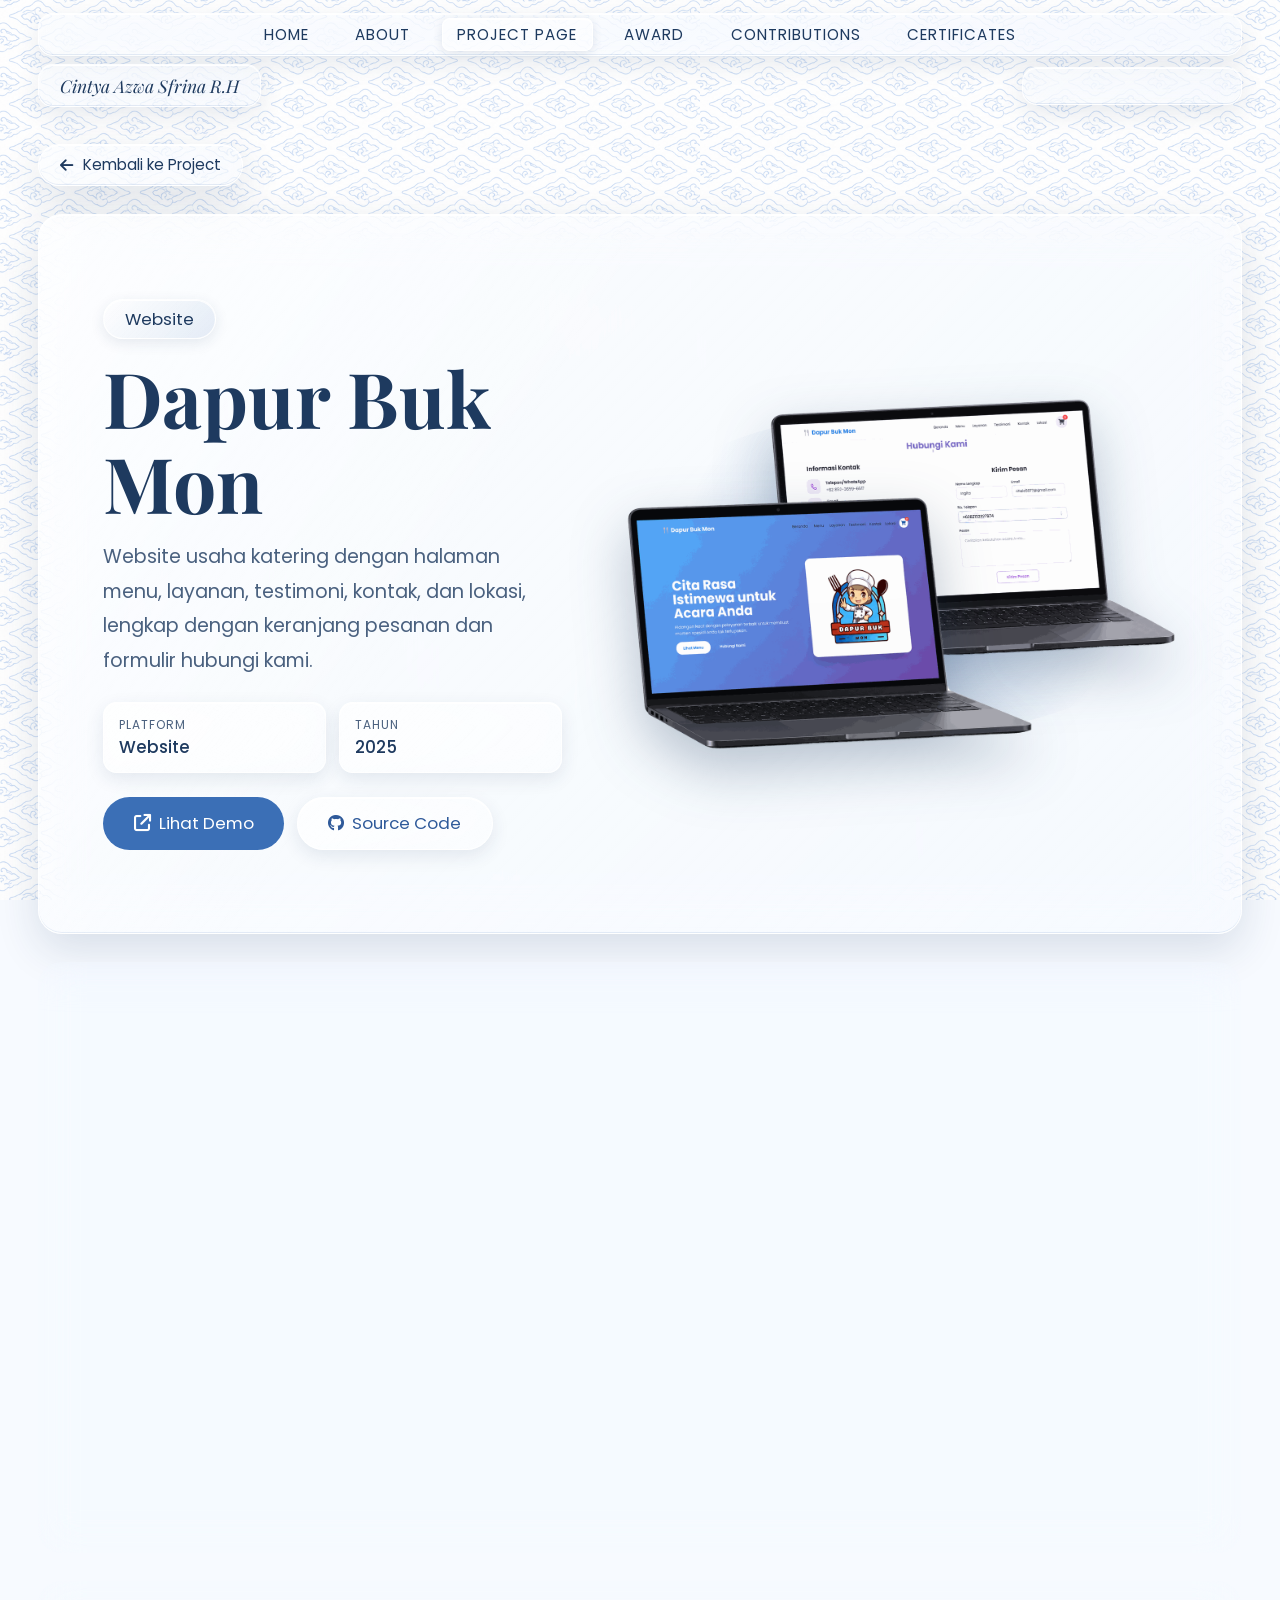
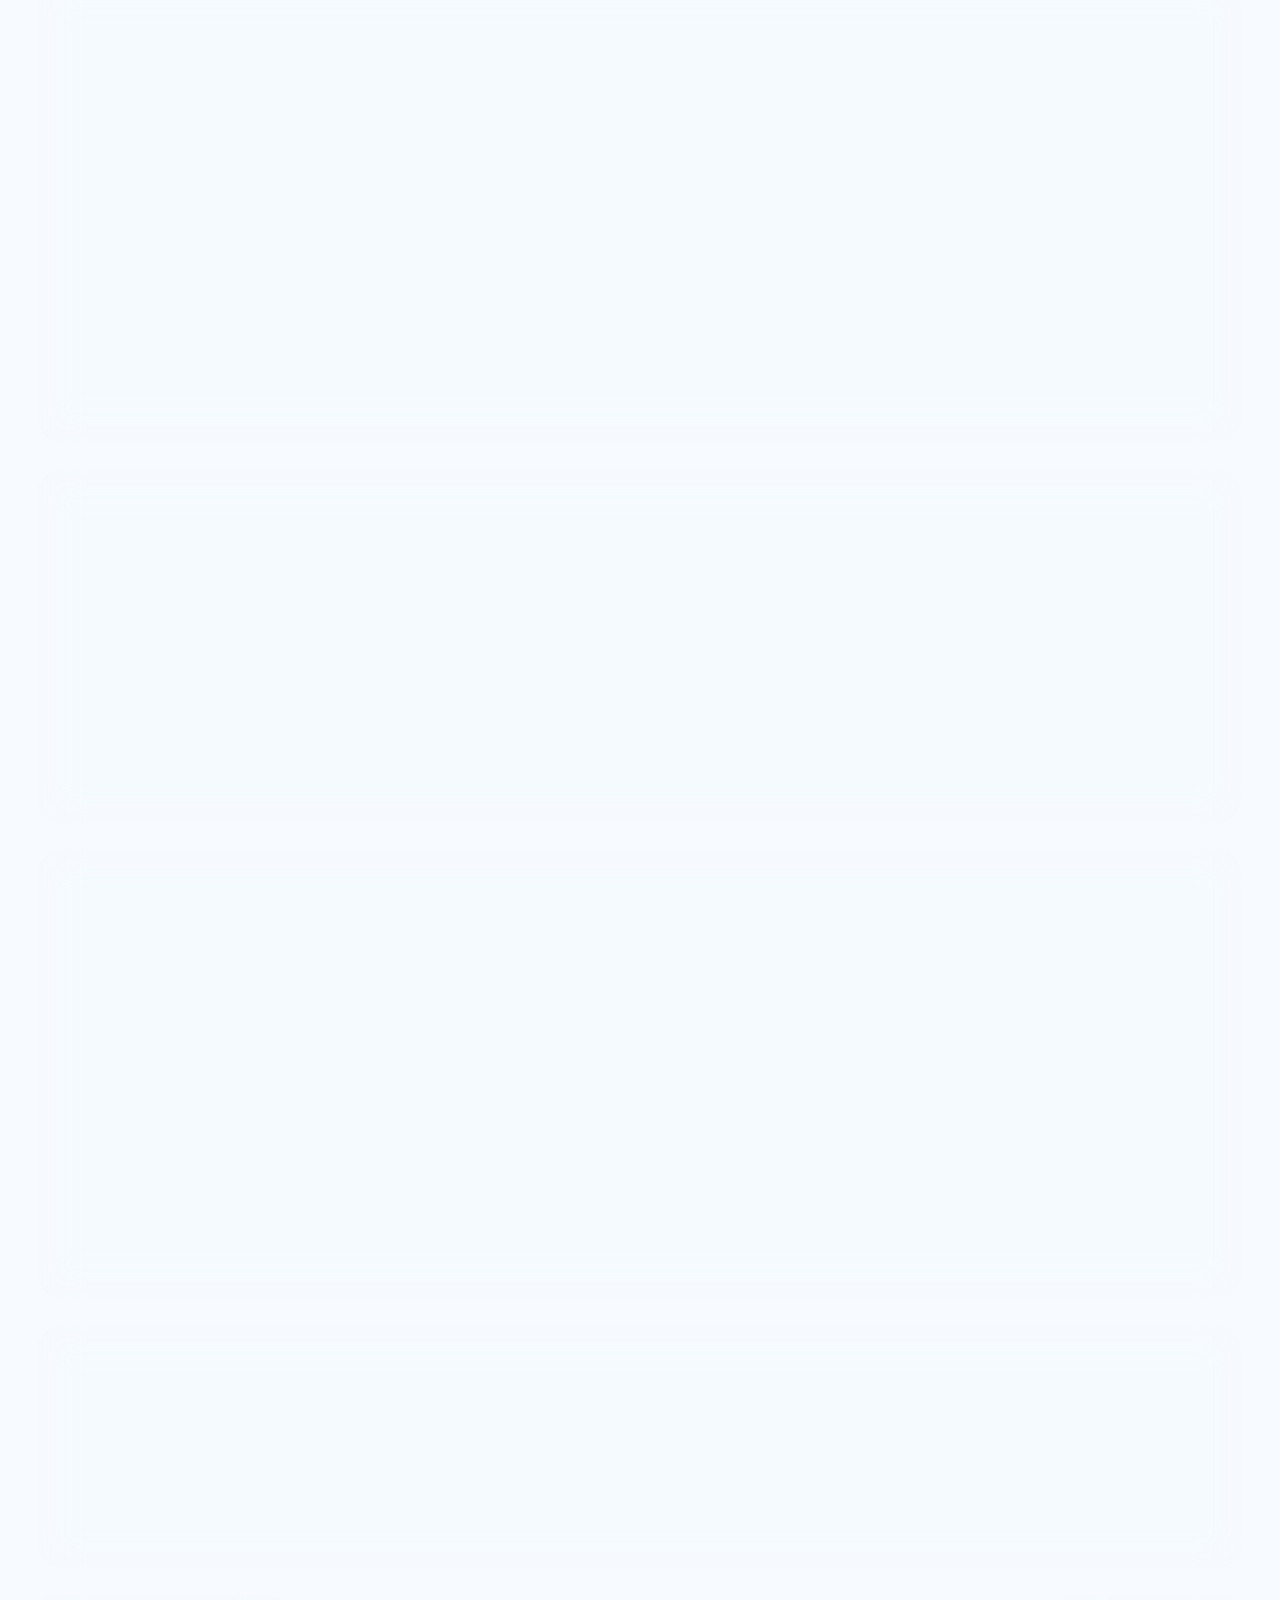
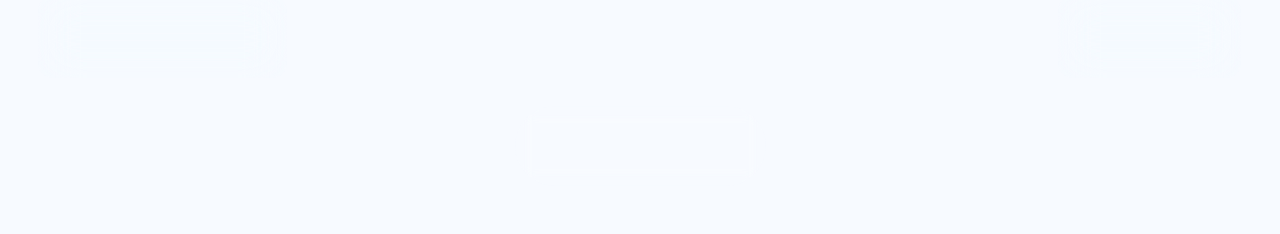
<file: project-dapur.html>
<!DOCTYPE html>
<html lang="id">
<head>
  <meta charset="UTF-8">
  <meta name="viewport" content="width=device-width, initial-scale=1.0">
  <title>Dapur Buk Mon | Portofolio Cintya</title>
  <link rel="icon" type="image/png" sizes="512x512" href="assets/img/favicon.png?v=2">
  <link rel="icon" type="image/svg+xml" href="assets/img/favicon.svg?v=2">
  <link rel="shortcut icon" href="assets/img/favicon.ico?v=2">
  <link rel="apple-touch-icon" href="assets/img/favicon.png?v=2">
  <link href="https://fonts.googleapis.com/css2?family=Playfair+Display:ital,wght@0,600;1,500&family=Poppins:wght@300;400;500&display=swap" rel="stylesheet">
  <link rel="stylesheet" href="assets/css/style.css">
  <link rel="stylesheet" href="assets/css/detail.css">
  <link rel="stylesheet" href="https://cdnjs.cloudflare.com/ajax/libs/font-awesome/6.4.0/css/all.min.css">
  <script>document.documentElement.classList.add('js');</script>
</head>
<body>

  <header class="header-section" id="site-header">
    <nav class="nav-menu glass">
      <ul class="nav-links">
        <li><a href="index.html#home">HOME</a></li>
        <li><a href="index.html#about">ABOUT</a></li>
        <li><a href="index.html#project" class="active">PROJECT PAGE</a></li>
        <li><a href="index.html#award">AWARD</a></li>
        <li><a href="index.html#contributions">CONTRIBUTIONS</a></li>
        <li><a href="index.html#certificates">CERTIFICATES</a></li>
      </ul>
    </nav>

    <div class="nav-bottom-row">
      <div class="nama-logo glass">Cintya Azwa Sfrina R.H</div>
      <div class="kotak-kosong glass"></div>
    </div>
  </header>

  <main class="detail-wrap">
    <a class="back-link glass" href="index.html#project"><i class="fa-solid fa-arrow-left"></i> Kembali ke Project</a>

    <section class="d-hero glass d-card">
      <div class="d-info">
        <span class="d-tag">Website</span>
        <h1 class="d-title">Dapur Buk Mon</h1>
        <p class="d-lead">Website usaha katering dengan halaman menu, layanan, testimoni, kontak, dan lokasi, lengkap dengan keranjang pesanan dan formulir hubungi kami.</p>
        <div class="d-meta">
          <div><small>Platform</small><strong>Website</strong></div>
          <div><small>Tahun</small><strong>2025</strong></div>
        </div>
        <div class="d-actions">
           <a class="btn-readmore" href="https://youtu.be/MrgEdlphsNY?si=QZZpVXG6tsN9d4EB" target="_blank" rel="noopener"><i class="fa-solid fa-arrow-up-right-from-square"></i> Lihat Demo</a>
<a class="btn-ghost" href="https://github.com/elbrowww/Project-Landing-Page-UMKM.git" target="_blank" rel="noopener"><i class="fa-brands fa-github"></i> Source Code</a>
        </div>
      </div>
      <div class="d-visual"><div class="dv-laptops"><img class="lap-back" src="assets/img/projects/dapur-laptop-kontak.png" alt="Dapur Buk Mon - Hubungi Kami" draggable="false"><img class="lap-front" src="assets/img/projects/dapur-laptop-home.png" alt="Dapur Buk Mon - Beranda" draggable="false"></div></div>
    </section>

    <section class="glass d-card">
      <h2 class="section-title reveal">Anggota Tim</h2>
      <div class="team-wrap">
        <figure class="team-photo reveal"><img src="assets/img/team/team-dapur.jpeg" alt="Foto tim Dapur Buk Mon"></figure>
        <ul class="team-names reveal">
          <li>Cintya Azwa Sfrina R.H <span class="me">Saya</span></li>
          <li>Nila Agustin Prima Aurelia</li>
          <li>Ingka Jivanda Gayshela</li>
          <li>Etnis Supradana</li>
          <li>Anggelo Eriya Dewangga</li>
        </ul>
      </div>
    </section>

    <section class="glass d-card">
      <h2 class="section-title reveal">Peran Saya</h2>
      <p class="d-text reveal">Tulis di sini ringkasan peranmu dalam project ini.</p>
      <ul class="role-list">
        <li class="reveal"><i class="fa-solid fa-circle-check"></i><span>Membuat antarmuka dengan HTML, CSS, dan JavaScript.</span></li>
        <li class="reveal"><i class="fa-solid fa-circle-check"></i><span>Menerapkan tata letak responsif untuk berbagai ukuran perangkat.</span></li>
        <li class="reveal"><i class="fa-solid fa-circle-check"></i><span>Berkolaborasi dengan tim agar tampilan sesuai kebutuhan pengguna dan fungsi sistem.</span></li>
      </ul>
    </section>

    <section class="glass d-card reveal">
      <h2 class="section-title">Tentang Project</h2>
      <p class="d-text">Dapur Buk Mon membutuhkan website agar pelanggan mudah melihat menu, memesan hidangan untuk acara, dan menghubungi pemilik usaha.</p><p class="d-text">Website ini punya beranda dengan ajakan memesan, daftar menu dengan keranjang, layanan, testimoni, kontak, dan lokasi. Tulis di sini latar belakang dan peranmu.</p>
    </section>

    <section class="glass d-card">
      <h2 class="section-title reveal">Fitur Utama</h2>
      <div class="feat-grid"><div class="feat reveal"><i class="fa-solid fa-utensils"></i><h3>Menu &amp; Layanan</h3><p>Daftar hidangan dan layanan katering untuk berbagai acara.</p></div><div class="feat reveal"><i class="fa-solid fa-cart-shopping"></i><h3>Keranjang Pesanan</h3><p>Pelanggan bisa memilih menu dan melihat jumlah pesanan di keranjang.</p></div><div class="feat reveal"><i class="fa-solid fa-comments"></i><h3>Testimoni</h3><p>Ulasan pelanggan untuk membangun kepercayaan calon pembeli.</p></div><div class="feat reveal"><i class="fa-solid fa-envelope"></i><h3>Hubungi Kami</h3><p>Formulir pesan, informasi kontak, dan jam operasional dalam satu halaman.</p></div></div>
    </section>

    <section class="glass d-card reveal">
      <h2 class="section-title">Teknologi</h2>
      <div class="chips"><span>Website</span><span>Responsive</span><span>UI Design</span></div>
    </section>

    <nav class="d-pager">
      <a class="glass" href="project-exotic.html"><small>&larr; Sebelumnya</small><strong>eXotic Gaming &amp; Cafe</strong></a>
      <a class="glass next" href="project-datasync.html"><small>Berikutnya &rarr;</small><strong>Datasync Core</strong></a>
    </nav>

    <footer class="footer glass">
        <img src="assets/img/foto-profil.png" alt="Icon Cintya" style="object-fit: cover; object-position: center 12%; background: #cfe0f7;">
        <div><p>Archive by</p><strong>@cintya.azwa</strong></div>
      </footer>
  </main>

  <script src="assets/js/detail.js"></script>
   <script >
     /* pencarian: ketik kata kunci, lalu lompat ke halaman yang memuatnya */
    (function () {
      var box = document.getElementById('searchBox');
      var input = document.getElementById('searchInput');
      var btn = document.getElementById('searchBtn');
      var list = document.getElementById('searchResults');
      if (!box || !input || !list) return;

      var labels = {
        'home': 'Home', 'about': 'About', 'keahlian': 'Keahlian',
        'project': 'Project: Datasync Core',
        'project-2': 'Project: eXotic Gaming & Cafe',
        'project-3': 'Project: Dapur Buk Mon',
        'award': 'Award', 'contributions': 'Contributions', 'certificates': 'Certificates'
      };
      var pages = [].slice.call(document.querySelectorAll('.page'));
      var results = [];

      function esc(s) {
        return s.replace(/[&<>"']/g, function (c) {
          return { '&': '&amp;', '<': '&lt;', '>': '&gt;', '"': '&quot;', "'": '&#39;' }[c];
        });
      }

      function search(q) {
        q = q.trim().toLowerCase();
        if (!q) return [];
        var out = [];
        pages.forEach(function (p) {
          var text = p.textContent.replace(/\s+/g, ' ').trim();
          var i = text.toLowerCase().indexOf(q);
          var label = labels[p.id] || p.id;
          var inLabel = label.toLowerCase().indexOf(q) > -1;
          if (i > -1 || inLabel) {
            var snip = '';
            if (i > -1) {
              var s = Math.max(0, i - 25);
              snip = (s > 0 ? '…' : '') + text.substr(s, 80) + '…';
            }
            out.push({ id: p.id, label: label, snip: snip });
          }
        });
        return out;
      }

      function close() { list.hidden = true; }

      function render() {
        var q = input.value.trim();
        if (!q) { results = []; close(); return; }
        results = search(q);
        if (!results.length) {
          list.innerHTML = '<li class="sr-empty">Tidak ditemukan</li>';
        } else {
          list.innerHTML = results.map(function (r, i) {
            return '<li data-i="' + i + '" tabindex="0"><strong>' + esc(r.label) + '</strong>' +
                   (r.snip ? '<small>' + esc(r.snip) + '</small>' : '') + '</li>';
          }).join('');
        }
        list.hidden = false;
      }

      function go(r) {
        if (!r) return;
        var el = document.getElementById(r.id);
        close();
        input.blur();
        if (el) el.scrollIntoView({ behavior: 'smooth', block: 'start' });
      }

      input.addEventListener('input', render);
      input.addEventListener('focus', render);
      input.addEventListener('keydown', function (e) {
        if (e.key === 'Enter') { e.preventDefault(); go(results[0]); }
        if (e.key === 'Escape') { close(); input.blur(); }
      });
      btn.addEventListener('click', function () {
        if (input.value.trim()) { render(); go(results[0]); } else { input.focus(); }
      });
      list.addEventListener('click', function (e) {
        var li = e.target.closest('li[data-i]');
        if (li) go(results[+li.getAttribute('data-i')]);
      });
      list.addEventListener('keydown', function (e) {
        if (e.key === 'Enter') {
          var li = e.target.closest('li[data-i]');
          if (li) go(results[+li.getAttribute('data-i')]);
        }
      });
      document.addEventListener('click', function (e) {
        if (!box.contains(e.target)) close();
      });
    })();
   </script>
  
</body>
</html>
</file>
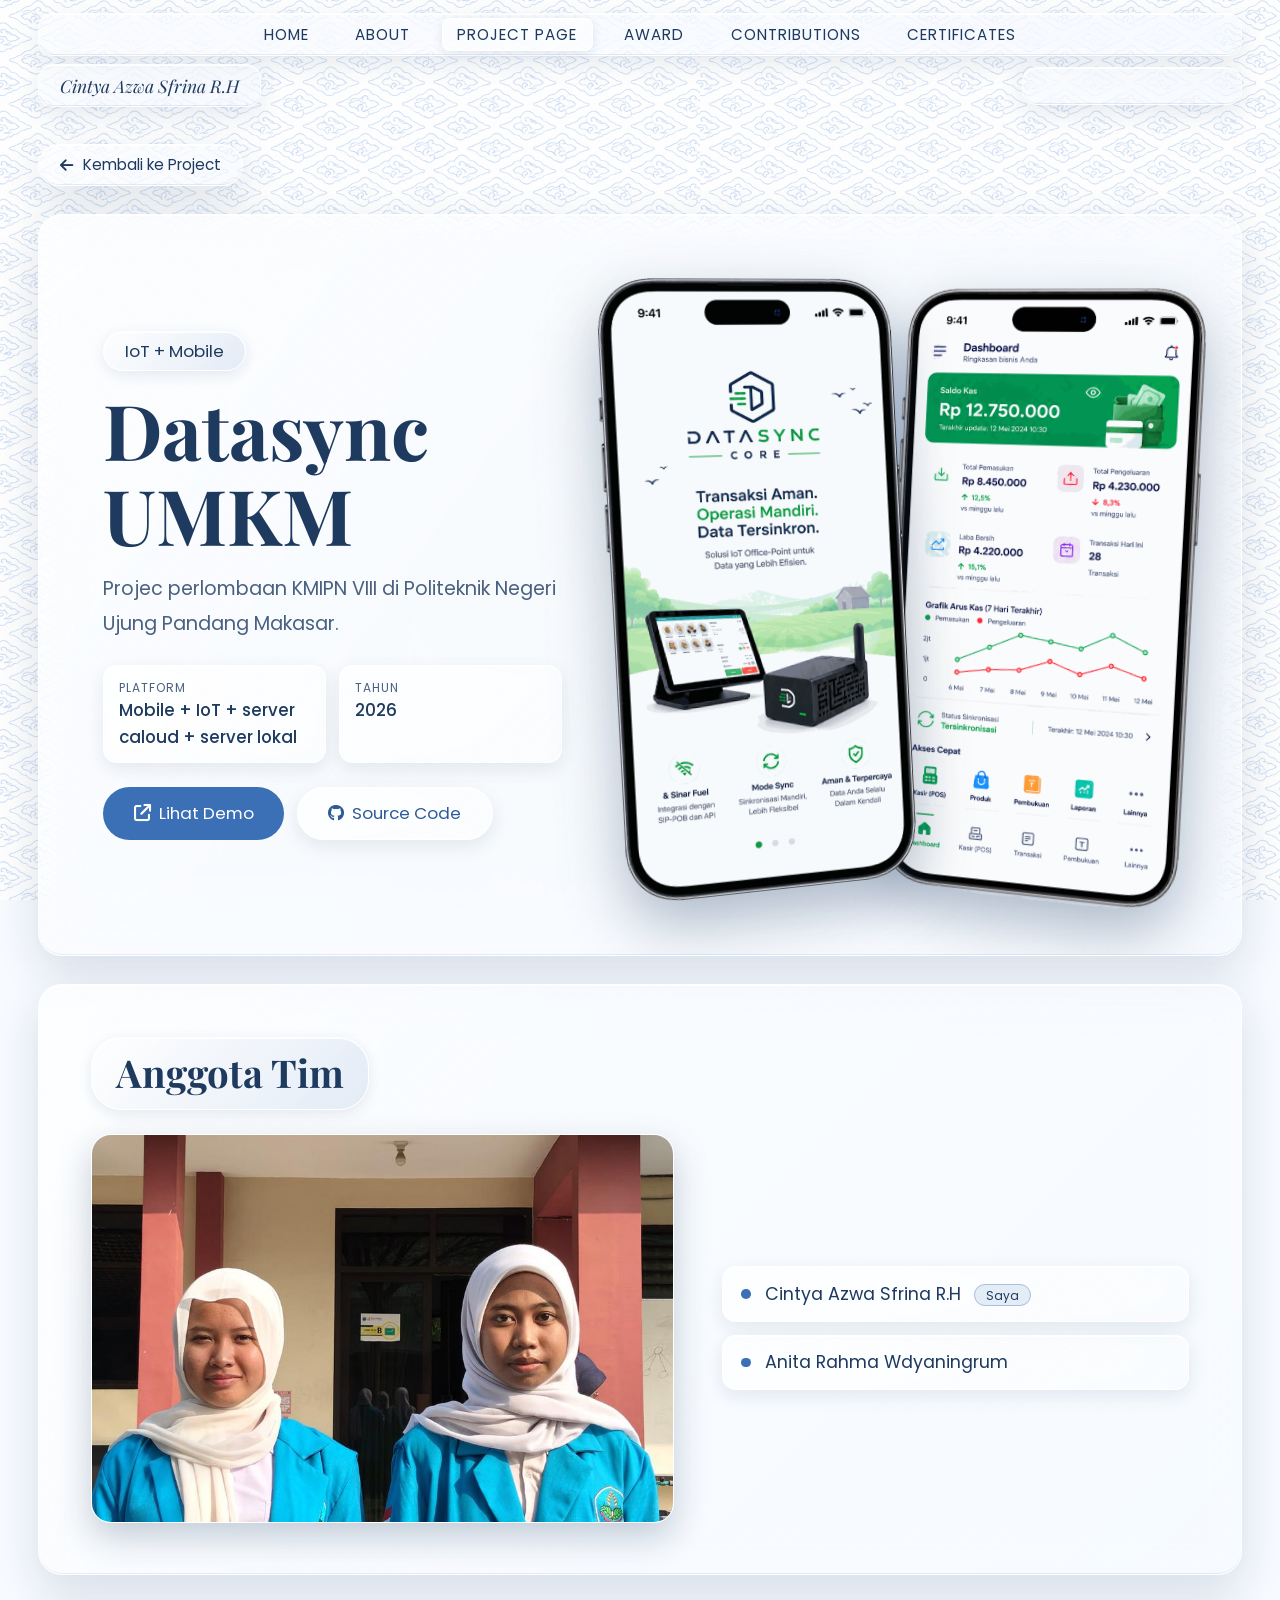
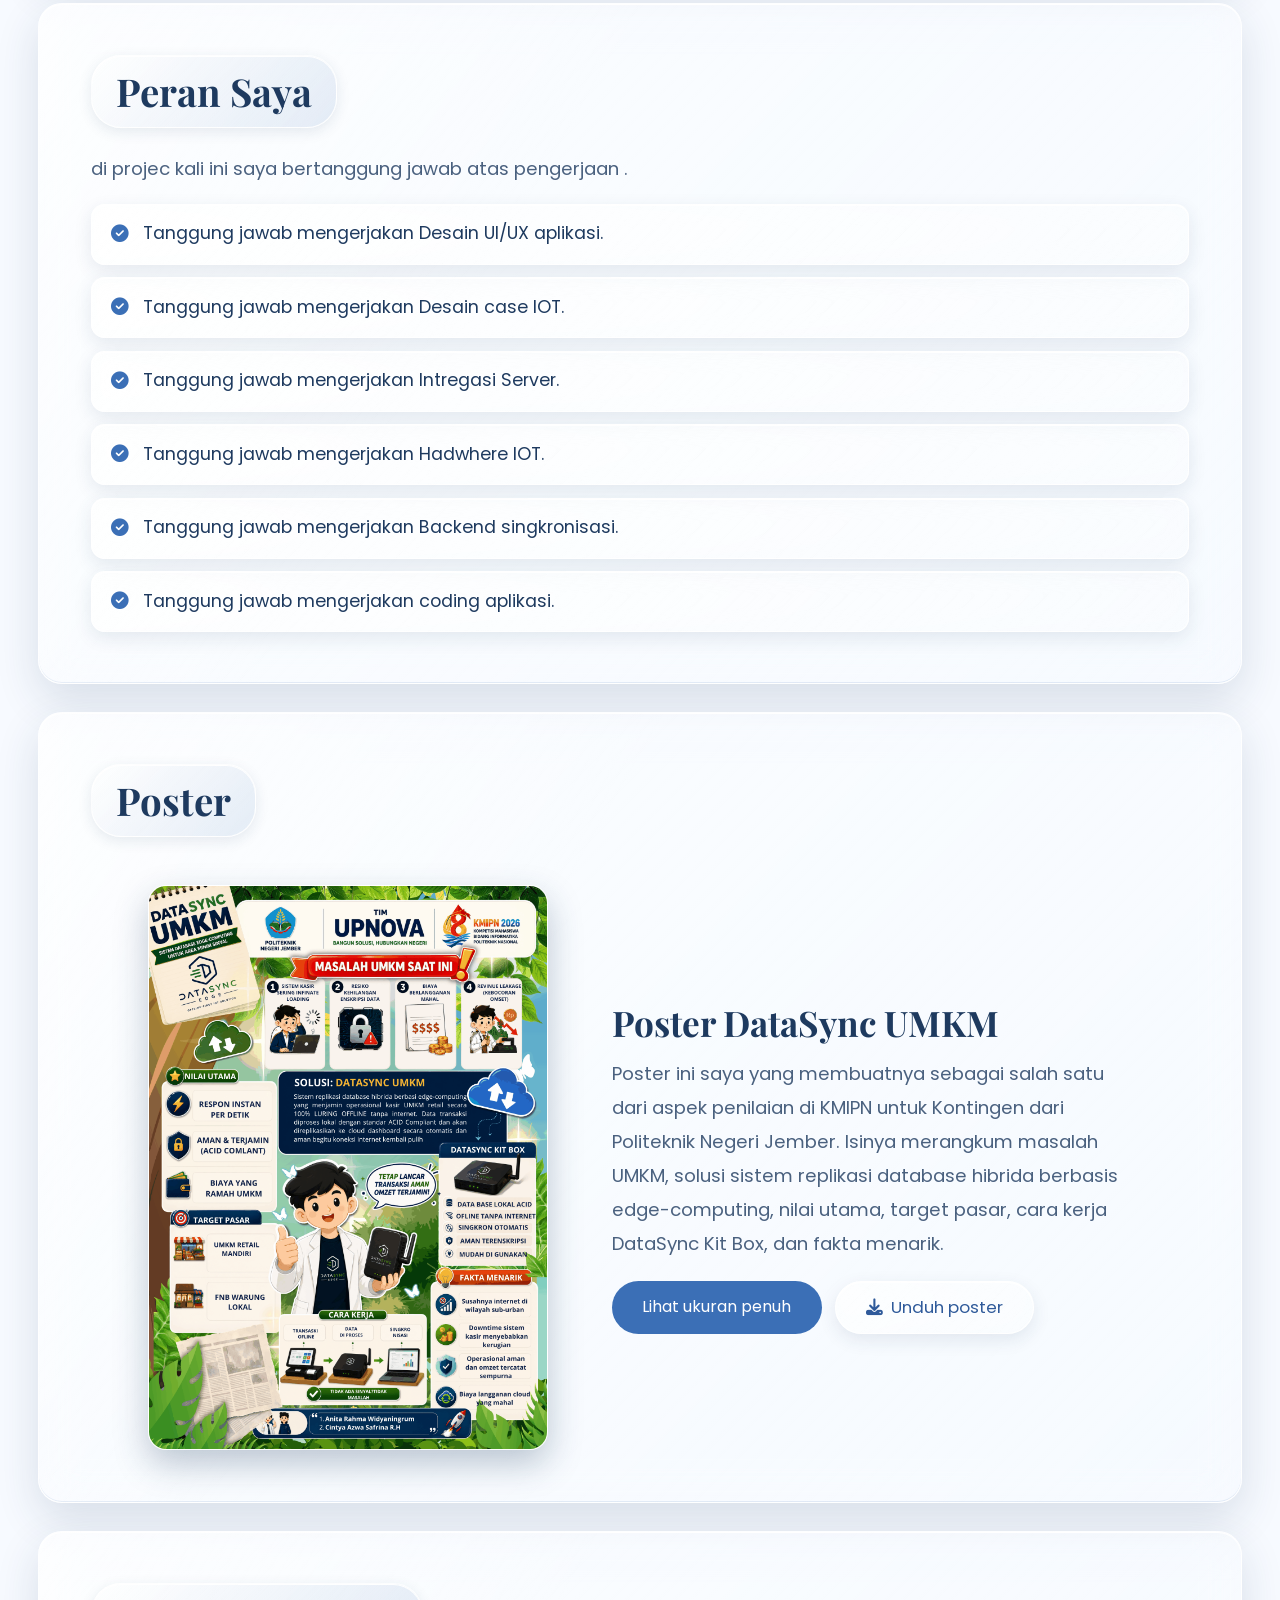
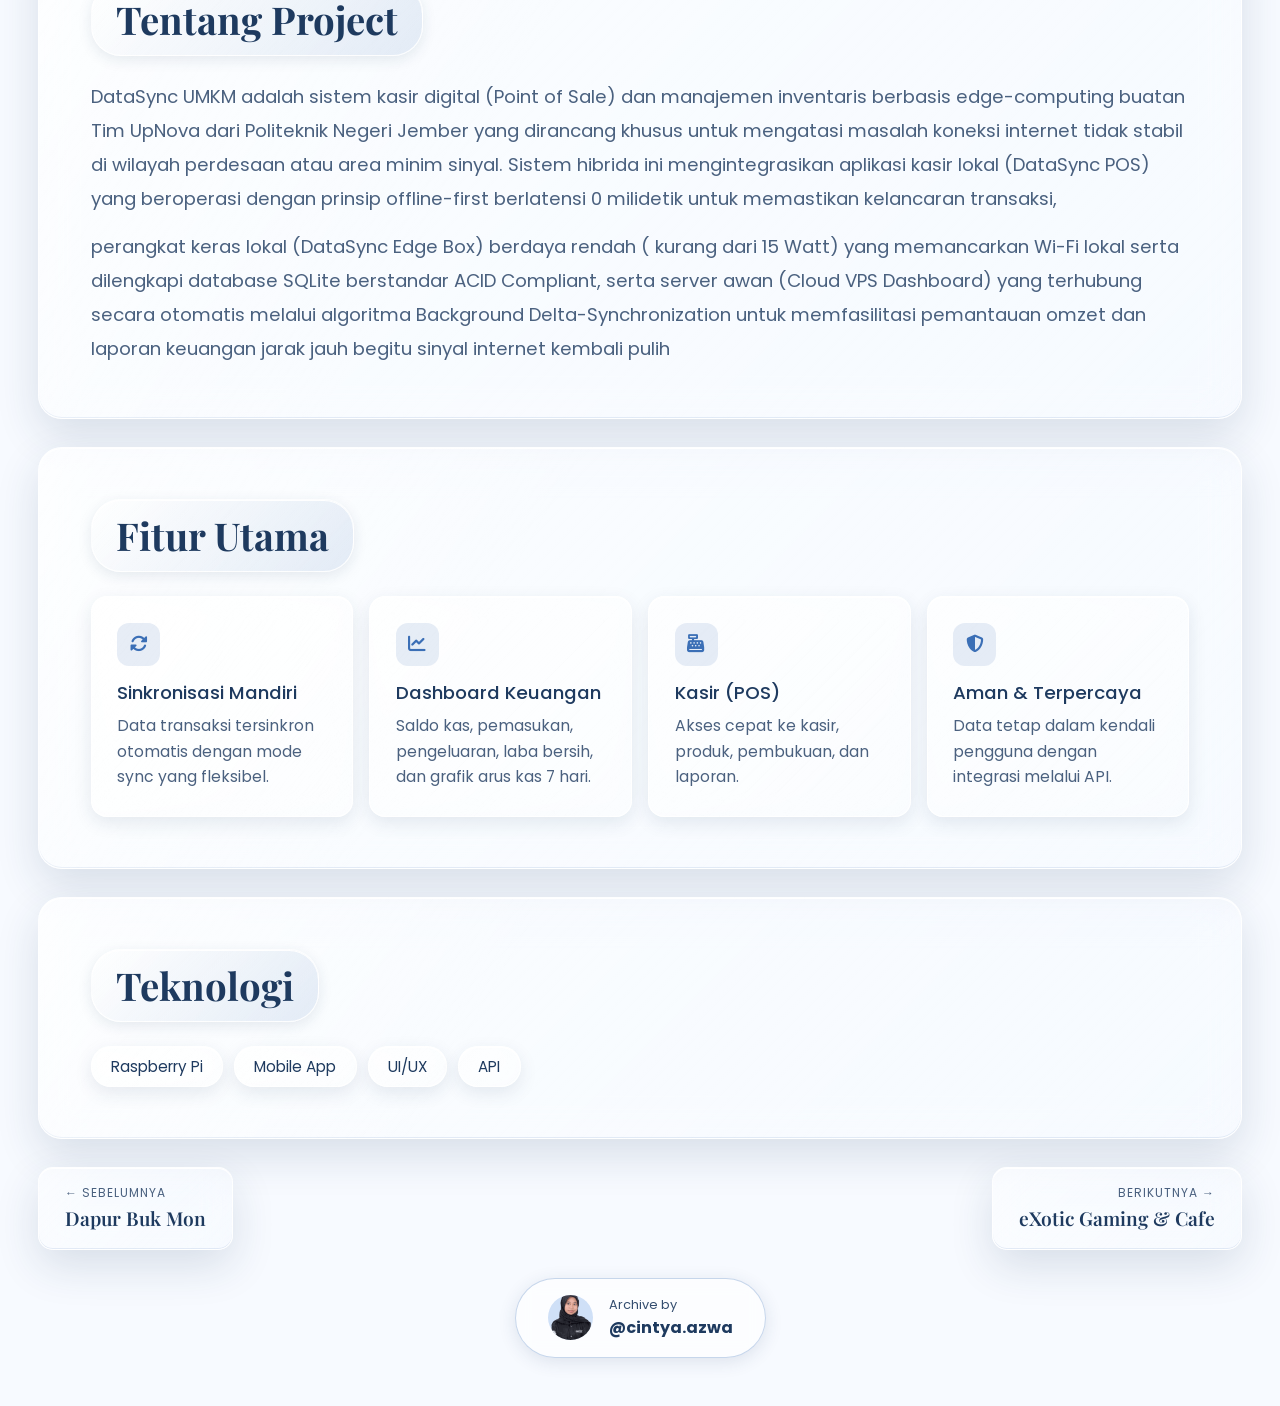
<file: project-datasync.html>
<!DOCTYPE html>
<html lang="id">
<head>
  <meta charset="UTF-8">
  <meta name="viewport" content="width=device-width, initial-scale=1.0">
  <title>Datasync Core | Portofolio Cintya</title>
  <link rel="icon" type="image/png" sizes="512x512" href="assets/img/favicon.png?v=2">
  <link rel="icon" type="image/svg+xml" href="assets/img/favicon.svg?v=2">
  <link rel="shortcut icon" href="assets/img/favicon.ico?v=2">
  <link rel="apple-touch-icon" href="assets/img/favicon.png?v=2">
  <link href="https://fonts.googleapis.com/css2?family=Playfair+Display:ital,wght@0,600;1,500&family=Poppins:wght@300;400;500&display=swap" rel="stylesheet">
  <link rel="stylesheet" href="assets/css/style.css">
  <link rel="stylesheet" href="assets/css/detail.css">
  <link rel="stylesheet" href="https://cdnjs.cloudflare.com/ajax/libs/font-awesome/6.4.0/css/all.min.css">
  <script>document.documentElement.classList.add('js');</script>
</head>
<body>

  <header class="header-section" id="site-header">
    <nav class="nav-menu glass">
      <ul class="nav-links">
        <li><a href="index.html#home">HOME</a></li>
        <li><a href="index.html#about">ABOUT</a></li>
        <li><a href="index.html#project" class="active">PROJECT PAGE</a></li>
        <li><a href="index.html#award">AWARD</a></li>
        <li><a href="index.html#contributions">CONTRIBUTIONS</a></li>
        <li><a href="index.html#certificates">CERTIFICATES</a></li>
      </ul>
    </nav>

    <div class="nav-bottom-row">
      <div class="nama-logo glass">Cintya Azwa Sfrina R.H</div>
      <div class="kotak-kosong glass"></div>
    </div>
  </header>

  <main class="detail-wrap">
    <a class="back-link glass" href="index.html#project"><i class="fa-solid fa-arrow-left"></i> Kembali ke Project</a>

    <section class="d-hero glass d-card">
      <div class="d-info">
        <span class="d-tag">IoT + Mobile</span>
        <h1 class="d-title">Datasync UMKM</h1>
        <p class="d-lead">Projec perlombaan KMIPN VIII di Politeknik Negeri Ujung Pandang Makasar.</p>
        <div class="d-meta">
          <div><small>Platform</small><strong>Mobile + IoT + server caloud + server lokal </strong></div>
          <div><small>Tahun</small><strong>2026</strong></div>
        </div>
        <div class="d-actions">
         <a class="btn-readmore" href="https://youtu.be/88eMaD-zozY?si=WHOdgBD4X9KDMFwn" target="_blank" rel="noopener"><i class="fa-solid fa-arrow-up-right-from-square"></i> Lihat Demo</a>
<a class="btn-ghost" href="https://github.com/cintyaazw40-lang/datasync_pos.git" target="_blank" rel="noopener"><i class="fa-brands fa-github"></i> Source Code</a>
        </div>
      </div>
      <div class="d-visual"><div class="dv-phones tilted"><img src="assets/img/projects/datasync-core.png" alt="Datasync Core - Splash Screen" draggable="false"><img src="assets/img/projects/dashboard-keuangan.png" alt="Datasync - Dashboard" draggable="false"></div></div>
    </section>

    <section class="glass d-card">
      <h2 class="section-title reveal">Anggota Tim</h2>
      <div class="team-wrap">
        <figure class="team-photo reveal"><img src="assets/img/team/team-datasync.jpeg" alt="Foto tim Datasync Core"></figure>
        <ul class="team-names reveal">
          <li>Cintya Azwa Sfrina R.H <span class="me">Saya</span></li>
          <li>Anita Rahma Wdyaningrum</li>
        </ul>
      </div>
    </section>

    <section class="glass d-card">
      <h2 class="section-title reveal">Peran Saya</h2>
      <p class="d-text reveal">di projec kali ini saya bertanggung jawab atas pengerjaan .</p>
      <ul class="role-list">
        <li class="reveal"><i class="fa-solid fa-circle-check"></i><span>Tanggung jawab mengerjakan Desain UI/UX aplikasi.</span></li>
        <li class="reveal"><i class="fa-solid fa-circle-check"></i><span>Tanggung jawab mengerjakan Desain case IOT.</span></li>
        <li class="reveal"><i class="fa-solid fa-circle-check"></i><span>Tanggung jawab mengerjakan Intregasi Server.</span></li>
        <li class="reveal"><i class="fa-solid fa-circle-check"></i><span>Tanggung jawab mengerjakan Hadwhere IOT.</span></li>
       <li class="reveal"><i class="fa-solid fa-circle-check"></i><span>Tanggung jawab mengerjakan Backend singkronisasi.</span></li>
        <li class="reveal"><i class="fa-solid fa-circle-check"></i><span>Tanggung jawab mengerjakan coding aplikasi.</span></li>
      </ul>
    </section>

    <section class="glass d-card" id="poster">
      <h2 class="section-title reveal">Poster</h2>
      <div class="poster-block reveal">
        <button class="poster-thumb" type="button" id="posterThumb" aria-label="Perbesar poster DataSync UMKM">
          <img src="assets/img/projects/poster-datasync.png" alt="Poster DataSync UMKM, Tim UPNOVA, KMIPN VIII 2026" draggable="false">
        </button>
        <div class="poster-info">
          <h3>Poster DataSync UMKM</h3>
          <p class="d-text">Poster ini saya yang membuatnya sebagai salah satu dari aspek penilaian di KMIPN untuk Kontingen dari Politeknik Negeri Jember. Isinya merangkum masalah UMKM, solusi sistem replikasi database hibrida berbasis edge-computing, nilai utama, target pasar, cara kerja DataSync Kit Box, dan fakta menarik.</p>
          <div class="poster-actions">
            <button class="btn-readmore" type="button" id="posterOpen">Lihat ukuran penuh</button>
            <a class="btn-ghost" href="assets/img/projects/poster-datasync.png" download><i class="fa-solid fa-download"></i> Unduh poster</a>
          </div>
        </div>
      </div>
    </section>

    <section class="glass d-card reveal">
      <h2 class="section-title">Tentang Project</h2>
      <p class="d-text">DataSync UMKM adalah sistem kasir digital (Point of Sale) dan manajemen inventaris berbasis edge-computing buatan Tim UpNova dari Politeknik Negeri Jember yang dirancang khusus untuk mengatasi masalah koneksi internet tidak stabil di wilayah perdesaan atau area minim sinyal. Sistem hibrida ini mengintegrasikan aplikasi kasir lokal (DataSync POS) yang beroperasi dengan prinsip offline-first berlatensi 0 milidetik untuk memastikan kelancaran transaksi,</p>
      <p class="d-text">perangkat keras lokal (DataSync Edge Box) berdaya rendah ( kurang dari 15 Watt) yang memancarkan Wi-Fi lokal serta dilengkapi database SQLite berstandar ACID Compliant, serta server awan (Cloud VPS Dashboard) yang terhubung secara otomatis melalui algoritma Background Delta-Synchronization untuk memfasilitasi pemantauan omzet dan laporan keuangan jarak jauh begitu sinyal internet kembali pulih</p>
    </section>

    <section class="glass d-card">
      <h2 class="section-title reveal">Fitur Utama</h2>
      <div class="feat-grid"><div class="feat reveal"><i class="fa-solid fa-rotate"></i><h3>Sinkronisasi Mandiri</h3><p>Data transaksi tersinkron otomatis dengan mode sync yang fleksibel.</p></div><div class="feat reveal"><i class="fa-solid fa-chart-line"></i><h3>Dashboard Keuangan</h3><p>Saldo kas, pemasukan, pengeluaran, laba bersih, dan grafik arus kas 7 hari.</p></div><div class="feat reveal"><i class="fa-solid fa-cash-register"></i><h3>Kasir (POS)</h3><p>Akses cepat ke kasir, produk, pembukuan, dan laporan.</p></div><div class="feat reveal"><i class="fa-solid fa-shield-halved"></i><h3>Aman &amp; Terpercaya</h3><p>Data tetap dalam kendali pengguna dengan integrasi melalui API.</p></div></div>
    </section>

    <section class="glass d-card reveal">
      <h2 class="section-title">Teknologi</h2>
      <div class="chips"><span>Raspberry Pi</span><span>Mobile App</span><span>UI/UX</span><span>API</span></div>
    </section>

    <nav class="d-pager">
      <a class="glass" href="project-dapur.html"><small>&larr; Sebelumnya</small><strong>Dapur Buk Mon</strong></a>
      <a class="glass next" href="project-exotic.html"><small>Berikutnya &rarr;</small><strong>eXotic Gaming &amp; Cafe</strong></a>
    </nav>

    <footer class="footer glass">
        <img src="assets/img/foto-profil.png" alt="Icon Cintya" style="object-fit: cover; object-position: center 12%; background: #cfe0f7;">
        <div><p>Archive by</p><strong>@cintya.azwa</strong></div>
      </footer>
  </main>

  <!-- Lightbox poster (di luar kartu supaya tidak terpotong efek blur kartu) -->
  <div class="poster-lb" id="posterLb" aria-hidden="true" role="dialog" aria-modal="true" aria-label="Poster DataSync UMKM">
    <button class="poster-lb-close" type="button" aria-label="Tutup">&#10005;</button>
    <img src="assets/img/projects/poster-datasync.png" alt="Poster DataSync UMKM ukuran penuh">
  </div>

  <script src="assets/js/detail.js"></script>
  <script>
    /* poster: buka / tutup */
    (function () {
      var lb = document.getElementById('posterLb');
      if (!lb) return;
      function setOpen(o) {
        lb.classList.toggle('is-open', o);
        lb.setAttribute('aria-hidden', o ? 'false' : 'true');
        document.documentElement.classList.toggle('lb-open', o);
      }
      document.getElementById('posterThumb').addEventListener('click', function () { setOpen(true); });
      document.getElementById('posterOpen').addEventListener('click', function () { setOpen(true); });
      lb.addEventListener('click', function (e) { if (e.target.tagName !== 'IMG') setOpen(false); });
      document.addEventListener('keydown', function (e) { if (e.key === 'Escape') setOpen(false); });
    })();
  </script>
   <script >
     /* pencarian: ketik kata kunci, lalu lompat ke halaman yang memuatnya */
    (function () {
      var box = document.getElementById('searchBox');
      var input = document.getElementById('searchInput');
      var btn = document.getElementById('searchBtn');
      var list = document.getElementById('searchResults');
      if (!box || !input || !list) return;

      var labels = {
        'home': 'Home', 'about': 'About', 'keahlian': 'Keahlian',
        'project': 'Project: Datasync Core',
        'project-2': 'Project: eXotic Gaming & Cafe',
        'project-3': 'Project: Dapur Buk Mon',
        'award': 'Award', 'contributions': 'Contributions', 'certificates': 'Certificates'
      };
      var pages = [].slice.call(document.querySelectorAll('.page'));
      var results = [];

      function esc(s) {
        return s.replace(/[&<>"']/g, function (c) {
          return { '&': '&amp;', '<': '&lt;', '>': '&gt;', '"': '&quot;', "'": '&#39;' }[c];
        });
      }

      function search(q) {
        q = q.trim().toLowerCase();
        if (!q) return [];
        var out = [];
        pages.forEach(function (p) {
          var text = p.textContent.replace(/\s+/g, ' ').trim();
          var i = text.toLowerCase().indexOf(q);
          var label = labels[p.id] || p.id;
          var inLabel = label.toLowerCase().indexOf(q) > -1;
          if (i > -1 || inLabel) {
            var snip = '';
            if (i > -1) {
              var s = Math.max(0, i - 25);
              snip = (s > 0 ? '…' : '') + text.substr(s, 80) + '…';
            }
            out.push({ id: p.id, label: label, snip: snip });
          }
        });
        return out;
      }

      function close() { list.hidden = true; }

      function render() {
        var q = input.value.trim();
        if (!q) { results = []; close(); return; }
        results = search(q);
        if (!results.length) {
          list.innerHTML = '<li class="sr-empty">Tidak ditemukan</li>';
        } else {
          list.innerHTML = results.map(function (r, i) {
            return '<li data-i="' + i + '" tabindex="0"><strong>' + esc(r.label) + '</strong>' +
                   (r.snip ? '<small>' + esc(r.snip) + '</small>' : '') + '</li>';
          }).join('');
        }
        list.hidden = false;
      }

      function go(r) {
        if (!r) return;
        var el = document.getElementById(r.id);
        close();
        input.blur();
        if (el) el.scrollIntoView({ behavior: 'smooth', block: 'start' });
      }

      input.addEventListener('input', render);
      input.addEventListener('focus', render);
      input.addEventListener('keydown', function (e) {
        if (e.key === 'Enter') { e.preventDefault(); go(results[0]); }
        if (e.key === 'Escape') { close(); input.blur(); }
      });
      btn.addEventListener('click', function () {
        if (input.value.trim()) { render(); go(results[0]); } else { input.focus(); }
      });
      list.addEventListener('click', function (e) {
        var li = e.target.closest('li[data-i]');
        if (li) go(results[+li.getAttribute('data-i')]);
      });
      list.addEventListener('keydown', function (e) {
        if (e.key === 'Enter') {
          var li = e.target.closest('li[data-i]');
          if (li) go(results[+li.getAttribute('data-i')]);
        }
      });
      document.addEventListener('click', function (e) {
        if (!box.contains(e.target)) close();
      });
    })();
   </script>
</body>
</html>
</file>
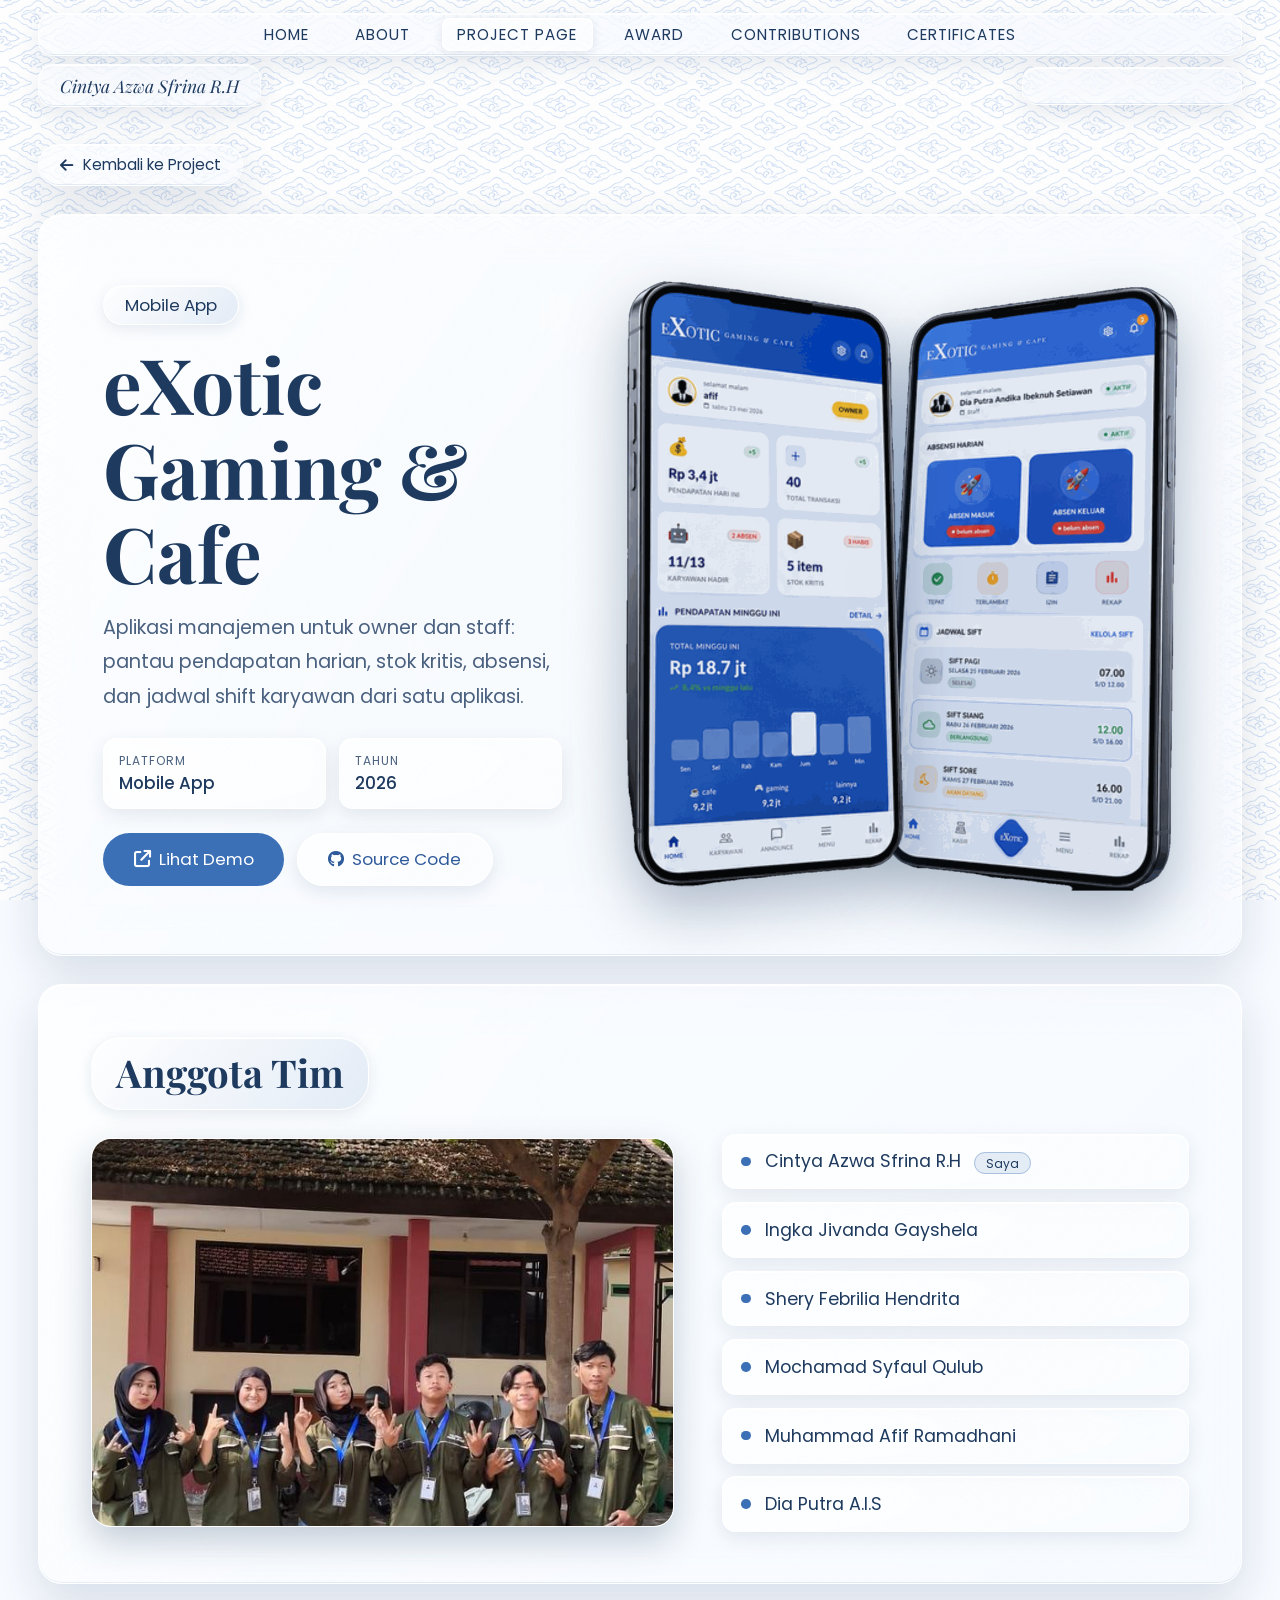
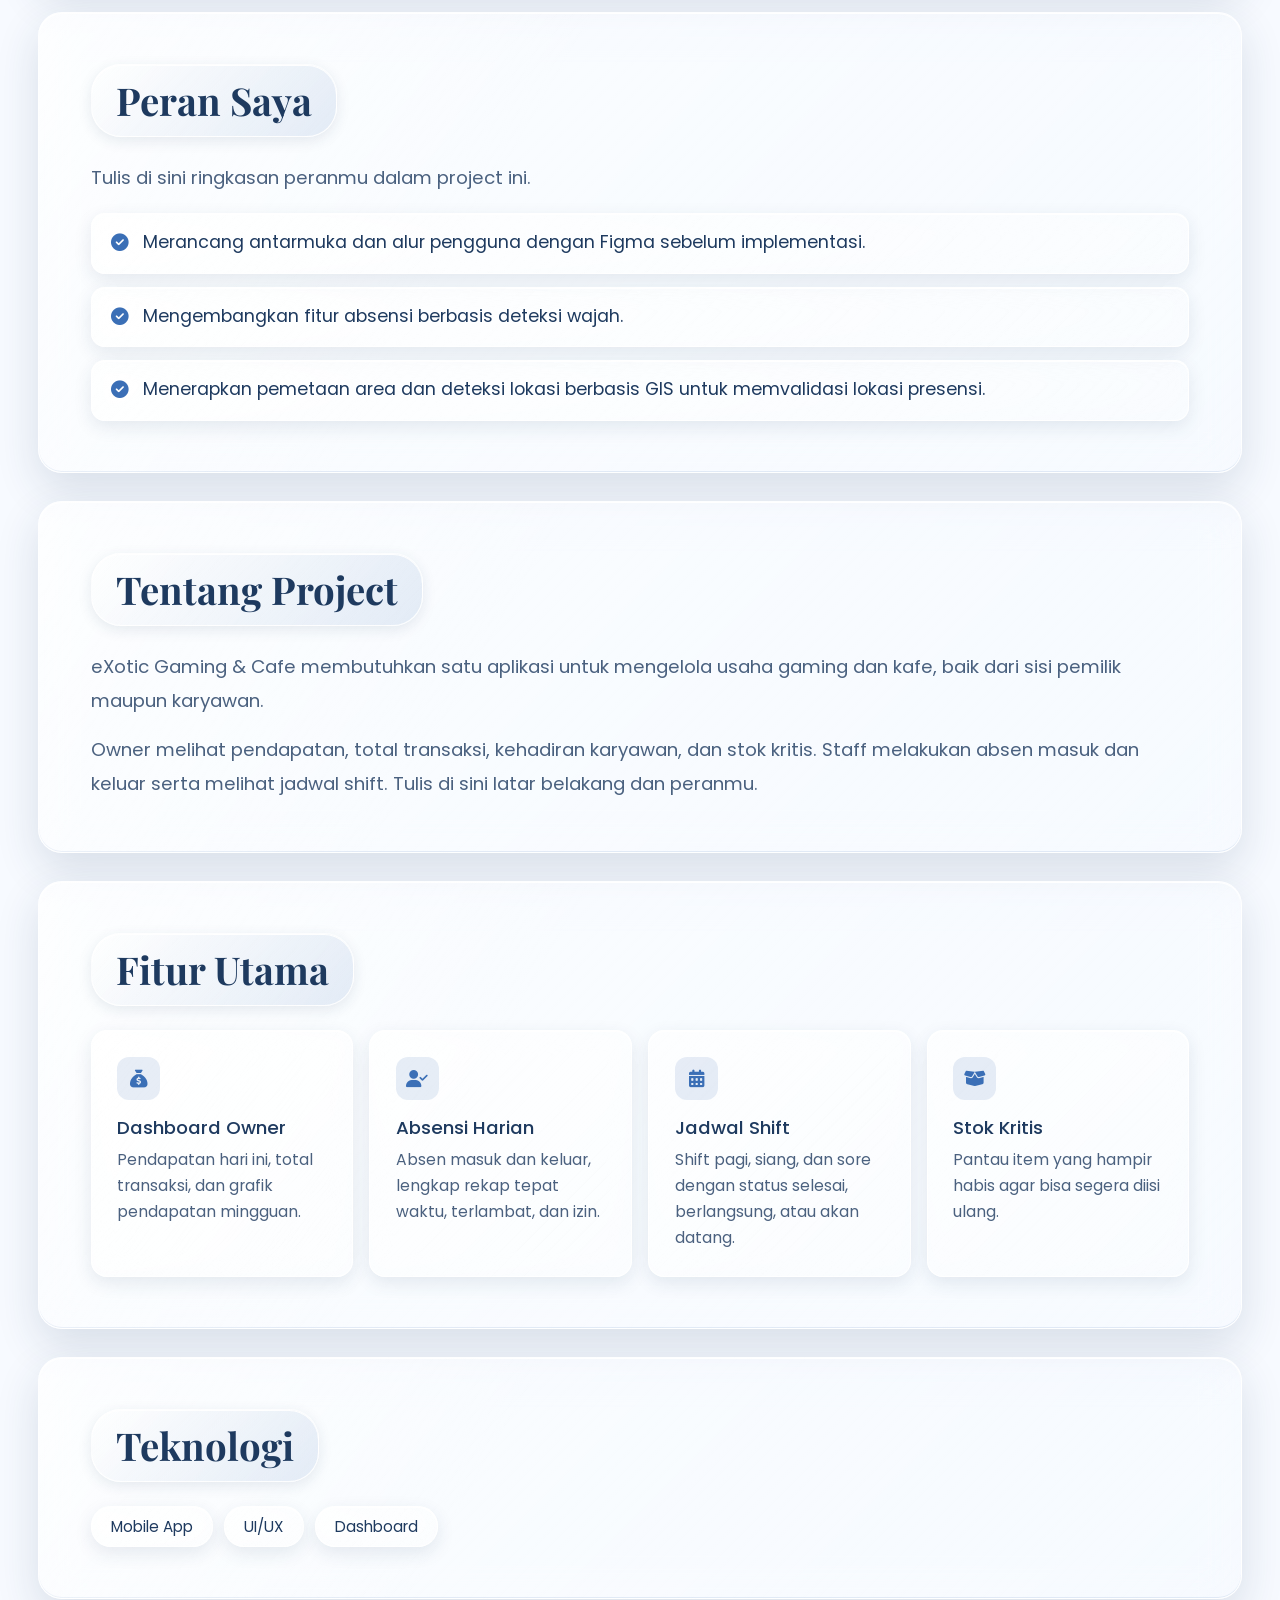
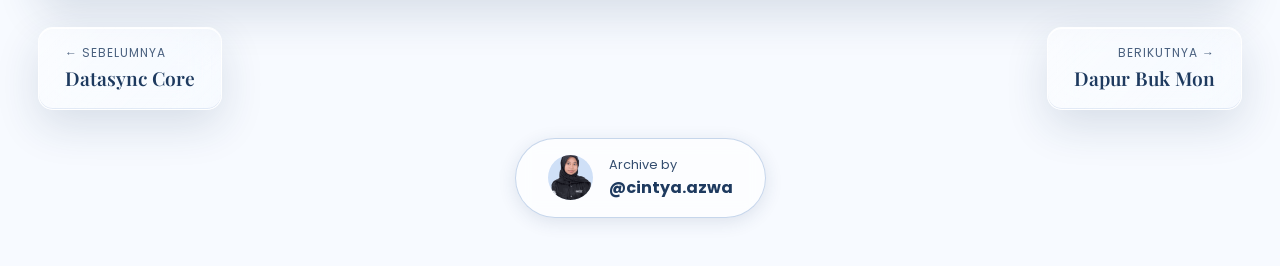
<file: project-exotic.html>
<!DOCTYPE html>
<html lang="id">
<head>
  <meta charset="UTF-8">
  <meta name="viewport" content="width=device-width, initial-scale=1.0">
  <title>eXotic Gaming &amp; Cafe | Portofolio Cintya</title>
  <link rel="icon" type="image/png" sizes="512x512" href="assets/img/favicon.png?v=2">
  <link rel="icon" type="image/svg+xml" href="assets/img/favicon.svg?v=2">
  <link rel="shortcut icon" href="assets/img/favicon.ico?v=2">
  <link rel="apple-touch-icon" href="assets/img/favicon.png?v=2">
  <link href="https://fonts.googleapis.com/css2?family=Playfair+Display:ital,wght@0,600;1,500&family=Poppins:wght@300;400;500&display=swap" rel="stylesheet">
  <link rel="stylesheet" href="assets/css/style.css">
  <link rel="stylesheet" href="assets/css/detail.css">
  <link rel="stylesheet" href="https://cdnjs.cloudflare.com/ajax/libs/font-awesome/6.4.0/css/all.min.css">
  <script>document.documentElement.classList.add('js');</script>
</head>
<body>

  <header class="header-section" id="site-header">
    <nav class="nav-menu glass">
      <ul class="nav-links">
        <li><a href="index.html#home">HOME</a></li>
        <li><a href="index.html#about">ABOUT</a></li>
        <li><a href="index.html#project" class="active">PROJECT PAGE</a></li>
        <li><a href="index.html#award">AWARD</a></li>
        <li><a href="index.html#contributions">CONTRIBUTIONS</a></li>
        <li><a href="index.html#certificates">CERTIFICATES</a></li>
      </ul>
    </nav>

    <div class="nav-bottom-row">
      <div class="nama-logo glass">Cintya Azwa Sfrina R.H</div>
      <div class="kotak-kosong glass"></div>
    </div>
  </header>

  <main class="detail-wrap">
    <a class="back-link glass" href="index.html#project"><i class="fa-solid fa-arrow-left"></i> Kembali ke Project</a>

    <section class="d-hero glass d-card">
      <div class="d-info">
        <span class="d-tag">Mobile App</span>
        <h1 class="d-title">eXotic Gaming &amp; Cafe</h1>
        <p class="d-lead">Aplikasi manajemen untuk owner dan staff: pantau pendapatan harian, stok kritis, absensi, dan jadwal shift karyawan dari satu aplikasi.</p>
        <div class="d-meta">
          <div><small>Platform</small><strong>Mobile App</strong></div>
          <div><small>Tahun</small><strong>2026</strong></div>
        </div>
        <div class="d-actions">
           <a class="btn-readmore" href="https://youtu.be/yfQ3A477Z9k?si=b4p3FE-Oetvy_YLW" target="_blank" rel="noopener"><i class="fa-solid fa-arrow-up-right-from-square"></i> Lihat Demo</a>
<a class="btn-ghost" href="https://github.com/f4lzzz/Exotic-GaminG.git" target="_blank" rel="noopener"><i class="fa-brands fa-github"></i> Source Code</a>
        </div>
      </div>
      <div class="d-visual"><div class="dv-phones"><img src="assets/img/projects/exotic-left.png" alt="eXotic - Dashboard Owner" draggable="false"><img src="assets/img/projects/exotic-right.png" alt="eXotic - Absensi Staff" draggable="false"></div></div>
    </section>

    <section class="glass d-card">
      <h2 class="section-title reveal">Anggota Tim</h2>
      <div class="team-wrap">
        <figure class="team-photo reveal"><img src="assets/img/team/team-exotic.jpeg" alt="Foto tim eXotic Gaming &amp; Cafe"></figure>
        <ul class="team-names reveal">
          <li>Cintya Azwa Sfrina R.H <span class="me">Saya</span></li>
          <li>Ingka Jivanda Gayshela</li>
          <li>Shery Febrilia Hendrita</li>
          <li>Mochamad Syfaul Qulub</li>
          <li> Muhammad Afif Ramadhani</li>
          <li>Dia Putra A.I.S</li>
        </ul>
      </div>
    </section>

    <section class="glass d-card">
      <h2 class="section-title reveal">Peran Saya</h2>
      <p class="d-text reveal">Tulis di sini ringkasan peranmu dalam project ini.</p>
      <ul class="role-list">
        <li class="reveal"><i class="fa-solid fa-circle-check"></i><span>Merancang antarmuka dan alur pengguna dengan Figma sebelum implementasi.</span></li>
        <li class="reveal"><i class="fa-solid fa-circle-check"></i><span>Mengembangkan fitur absensi berbasis deteksi wajah.</span></li>
        <li class="reveal"><i class="fa-solid fa-circle-check"></i><span>Menerapkan pemetaan area dan deteksi lokasi berbasis GIS untuk memvalidasi lokasi presensi.</span></li>
      </ul>
    </section>

    <section class="glass d-card reveal">
      <h2 class="section-title">Tentang Project</h2>
      <p class="d-text">eXotic Gaming &amp; Cafe membutuhkan satu aplikasi untuk mengelola usaha gaming dan kafe, baik dari sisi pemilik maupun karyawan.</p><p class="d-text">Owner melihat pendapatan, total transaksi, kehadiran karyawan, dan stok kritis. Staff melakukan absen masuk dan keluar serta melihat jadwal shift. Tulis di sini latar belakang dan peranmu.</p>
    </section>

    <section class="glass d-card">
      <h2 class="section-title reveal">Fitur Utama</h2>
      <div class="feat-grid"><div class="feat reveal"><i class="fa-solid fa-sack-dollar"></i><h3>Dashboard Owner</h3><p>Pendapatan hari ini, total transaksi, dan grafik pendapatan mingguan.</p></div><div class="feat reveal"><i class="fa-solid fa-user-check"></i><h3>Absensi Harian</h3><p>Absen masuk dan keluar, lengkap rekap tepat waktu, terlambat, dan izin.</p></div><div class="feat reveal"><i class="fa-solid fa-calendar-days"></i><h3>Jadwal Shift</h3><p>Shift pagi, siang, dan sore dengan status selesai, berlangsung, atau akan datang.</p></div><div class="feat reveal"><i class="fa-solid fa-box-open"></i><h3>Stok Kritis</h3><p>Pantau item yang hampir habis agar bisa segera diisi ulang.</p></div></div>
    </section>

    <section class="glass d-card reveal">
      <h2 class="section-title">Teknologi</h2>
      <div class="chips"><span>Mobile App</span><span>UI/UX</span><span>Dashboard</span></div>
    </section>

    <nav class="d-pager">
      <a class="glass" href="project-datasync.html"><small>&larr; Sebelumnya</small><strong>Datasync Core</strong></a>
      <a class="glass next" href="project-dapur.html"><small>Berikutnya &rarr;</small><strong>Dapur Buk Mon</strong></a>
    </nav>

    <footer class="footer glass">
        <img src="assets/img/foto-profil.png" alt="Icon Cintya" style="object-fit: cover; object-position: center 12%; background: #cfe0f7;">
        <div><p>Archive by</p><strong>@cintya.azwa</strong></div>
      </footer>
  </main>

  <script src="assets/js/detail.js"></script>
   <script >
     /* pencarian: ketik kata kunci, lalu lompat ke halaman yang memuatnya */
    (function () {
      var box = document.getElementById('searchBox');
      var input = document.getElementById('searchInput');
      var btn = document.getElementById('searchBtn');
      var list = document.getElementById('searchResults');
      if (!box || !input || !list) return;

      var labels = {
        'home': 'Home', 'about': 'About', 'keahlian': 'Keahlian',
        'project': 'Project: Datasync Core',
        'project-2': 'Project: eXotic Gaming & Cafe',
        'project-3': 'Project: Dapur Buk Mon',
        'award': 'Award', 'contributions': 'Contributions', 'certificates': 'Certificates'
      };
      var pages = [].slice.call(document.querySelectorAll('.page'));
      var results = [];

      function esc(s) {
        return s.replace(/[&<>"']/g, function (c) {
          return { '&': '&amp;', '<': '&lt;', '>': '&gt;', '"': '&quot;', "'": '&#39;' }[c];
        });
      }

      function search(q) {
        q = q.trim().toLowerCase();
        if (!q) return [];
        var out = [];
        pages.forEach(function (p) {
          var text = p.textContent.replace(/\s+/g, ' ').trim();
          var i = text.toLowerCase().indexOf(q);
          var label = labels[p.id] || p.id;
          var inLabel = label.toLowerCase().indexOf(q) > -1;
          if (i > -1 || inLabel) {
            var snip = '';
            if (i > -1) {
              var s = Math.max(0, i - 25);
              snip = (s > 0 ? '…' : '') + text.substr(s, 80) + '…';
            }
            out.push({ id: p.id, label: label, snip: snip });
          }
        });
        return out;
      }

      function close() { list.hidden = true; }

      function render() {
        var q = input.value.trim();
        if (!q) { results = []; close(); return; }
        results = search(q);
        if (!results.length) {
          list.innerHTML = '<li class="sr-empty">Tidak ditemukan</li>';
        } else {
          list.innerHTML = results.map(function (r, i) {
            return '<li data-i="' + i + '" tabindex="0"><strong>' + esc(r.label) + '</strong>' +
                   (r.snip ? '<small>' + esc(r.snip) + '</small>' : '') + '</li>';
          }).join('');
        }
        list.hidden = false;
      }

      function go(r) {
        if (!r) return;
        var el = document.getElementById(r.id);
        close();
        input.blur();
        if (el) el.scrollIntoView({ behavior: 'smooth', block: 'start' });
      }

      input.addEventListener('input', render);
      input.addEventListener('focus', render);
      input.addEventListener('keydown', function (e) {
        if (e.key === 'Enter') { e.preventDefault(); go(results[0]); }
        if (e.key === 'Escape') { close(); input.blur(); }
      });
      btn.addEventListener('click', function () {
        if (input.value.trim()) { render(); go(results[0]); } else { input.focus(); }
      });
      list.addEventListener('click', function (e) {
        var li = e.target.closest('li[data-i]');
        if (li) go(results[+li.getAttribute('data-i')]);
      });
      list.addEventListener('keydown', function (e) {
        if (e.key === 'Enter') {
          var li = e.target.closest('li[data-i]');
          if (li) go(results[+li.getAttribute('data-i')]);
        }
      });
      document.addEventListener('click', function (e) {
        if (!box.contains(e.target)) close();
      });
    })();
   </script>
</body>
</html>
</file>
<file: assets/css/style.css>
/* ============================================================
   TEMA MEGA MENDUNG: biru langit + putih
   Gambar background: assets/img/mega-mendung.png
   ============================================================ */
* { margin: 0; padding: 0; box-sizing: border-box; }

:root {
  --glass-bg: rgba(255, 255, 255, 0.62);
  --glass-border: rgba(59, 111, 182, 0.28);
  --text-color: #1e3a5f;
  --text-soft: rgba(30, 58, 95, 0.8);
  --accent: #3b6fb6;
  --accent-dark: #2f5a9a;
  --accent-soft: rgba(59, 111, 182, 0.12);
  --accent-line: rgba(59, 111, 182, 0.35);
  --nav-dark: rgba(30, 58, 95, 0.85);
}

body {
  font-family: 'Poppins', sans-serif;
  background-color: #f7faff; /* warna cadangan sebelum gambar termuat */
  background-image: url('../img/mega-mendung.png');
  background-repeat: repeat;
  background-size: 700px auto; /* besarkan/kecilkan pola di sini */
  background-position: top left;
  background-attachment: fixed;
  color: var(--text-color);
  line-height: 1.6;
  padding-bottom: 2rem;
}

.glass {
  background: var(--glass-bg);
  backdrop-filter: blur(10px);
  -webkit-backdrop-filter: blur(10px);
  border: 1px solid var(--glass-border);
  border-radius: 15px;
  box-shadow: 0 4px 18px rgba(30, 58, 95, 0.12);
}

/* --- HEADER --- */
.header-section { padding: 1.5rem 3%; display: flex; flex-direction: column; gap: 0.8rem; }
.nav-menu { width: 100%; padding: 0.8rem 1.5rem; display: flex; justify-content: center; }
.nav-links { display: flex; list-style: none; gap: 1rem; flex-wrap: wrap; align-items: center; }
.nav-links a { text-decoration: none; color: var(--text-color); font-size: 0.95rem; letter-spacing: 1px; padding: 0.4rem 1rem; border-radius: 8px; border: 1px solid transparent; transition: 0.3s; }
.nav-links a:hover, .nav-links a.active { border: 1px solid var(--accent-line); background: var(--accent-soft); }
.nav-bottom-row { display: flex; justify-content: space-between; align-items: center; width: 100%; }
.nama-logo { padding: 0.6rem 1.5rem; font-family: 'Playfair Display', serif; font-style: italic; font-size: 1.2rem; color: var(--text-color); }
.kotak-kosong { width: 220px; height: 45px; }


/* --- KONTEN UTAMA --- */
.container { max-width: 1000px; margin: 0 auto; padding: 0 5%; }


/* --- ABOUT SECTION --- */
.about-section {
  display: flex;
  align-items: stretch;
  justify-content: space-between;
  gap: 2rem;
  margin-bottom: 2rem;
  padding: 0;
  overflow: hidden;
}

.about-text {
  flex: 1;
  padding: 3rem;
  display: flex;
  flex-direction: column;
  justify-content: center;
}

.title {
  font-family: 'Playfair Display', serif;
  font-size: 3.5rem;
  margin-bottom: 1rem;
  color: var(--text-color);
}

.btn-readmore {
  display: inline-flex;
  align-items: center;
  gap: 0.5rem;
  background: var(--accent);
  color: #ffffff;
  padding: 0.6rem 1.5rem;
  border-radius: 30px;
  text-decoration: none;
  margin-top: 1.5rem;
  width: max-content;
  border: none;
  transition: 0.3s;
}
.btn-readmore:hover { background: var(--accent-dark); }

.about-image {
  flex: 0 0 320px;
  position: relative;
}

.about-image > img {
  width: 100%;
  height: 100%;
  object-fit: cover;
  border-radius: 0;
  border: none;
  box-shadow: none;
  border-top-left-radius: 40px;
  border-bottom-left-radius: 40px;
}


/* --- SECTION LAINNYA --- */
.skills-progress { display: grid; grid-template-columns: repeat(4, 1fr); gap: 1.5rem; padding: 1.5rem; margin-bottom: 2rem; }
.skill-bar span { font-size: 0.9rem; display: block; margin-bottom: 0.5rem; }
.progress { width: 100%; height: 10px; background: rgba(59, 111, 182, 0.15); border-radius: 10px; }
.bar { height: 100%; background: var(--accent); border-radius: 10px; }

.grid-layout { display: grid; grid-template-columns: 1fr 1fr; gap: 2rem; margin-bottom: 2rem; }
.experience, .skills-list, .software, .projects { padding: 2rem; }
.section-title { font-family: 'Playfair Display', serif; font-size: 1.8rem; background: var(--accent-soft); display: inline-block; padding: 0.3rem 1.5rem; border-radius: 30px; margin-bottom: 1.5rem; border: 1px solid var(--accent-line); }

.timeline-item { display: flex; gap: 1.5rem; margin-bottom: 1.5rem; }
.timeline-item h3 { font-size: 1.5rem; font-weight: 400; color: var(--accent); }
.timeline-item ul { margin-left: 1rem; font-size: 0.85rem; }

.tags { display: flex; flex-wrap: wrap; gap: 0.8rem; }
.tags span { border: 1px solid rgba(59, 111, 182, 0.4); background: rgba(255, 255, 255, 0.7); padding: 0.4rem 1rem; border-radius: 20px; font-size: 0.85rem; }
.software-icons { display: flex; flex-wrap: wrap; gap: 1rem; }
.icon { width: 45px; height: 45px; border-radius: 12px; display: flex; align-items: center; justify-content: center; font-size: 1.3rem; font-weight: bold; }

.project-grid { display: grid; grid-template-columns: repeat(auto-fit, minmax(130px, 1fr)); gap: 1rem; }
.project-grid img { width: 100%; height: 180px; object-fit: cover; border-radius: 12px; border: 1px solid var(--accent-line); transition: 0.3s; }
.project-grid img:hover { transform: scale(1.05); }

.footer { max-width: 350px; margin: 0 auto; display: flex; align-items: center; gap: 1rem; padding: 1rem 2rem; border-radius: 50px; }
.footer img { width: 45px; height: 45px; border-radius: 50%; object-fit: cover; }
.footer p { font-size: 0.8rem; opacity: 0.9; }


/* --- SCROLL ANTAR HALAMAN --- */
html {
  scroll-behavior: smooth;
  scroll-snap-type: y mandatory;
  scroll-padding-top: var(--header-h, 140px);
}

.header-section {
  position: sticky;
  top: 0;
  z-index: 100;
}

.page {
  min-height: calc(100vh - var(--header-h, 140px));
  scroll-snap-align: start;
  scroll-snap-stop: always; /* satu kali scroll = pindah satu halaman */
  display: flex;
  align-items: center;
}
.page > .container { width: 100%; }

.placeholder-text { opacity: .7; padding: 1rem 0; }

/* Footer ada di halaman terakhir, jadi tidak perlu jarak tambahan di bawah */
body { padding-bottom: 0; }
.page .footer { margin-top: 2rem; }

@media (prefers-reduced-motion: reduce) {
  html { scroll-behavior: auto; }
}


/* --- HP --- */
@media (max-width: 768px) {
  .nav-links { justify-content: center; gap: 0.5rem; }
  .nav-links a { font-size: 0.8rem; padding: 0.3rem 0.6rem; }
  .nav-bottom-row { flex-direction: column; gap: 1rem; text-align: center; }
  .kotak-kosong { width: 100%; }

  html { scroll-padding-top: 0; scroll-snap-type: none; }
  .header-section { position: static; }
  .page { min-height: auto; padding: 1rem 0; }

  .about-section { flex-direction: column-reverse; padding: 0; }
  .about-text { padding: 2rem; text-align: center; }
  .title { font-size: 2.5rem; }
  .btn-readmore { margin: 1.5rem auto 0 auto; }
  .about-image { flex: 0 0 300px; width: 100%; }
  .about-image > img {
    border-radius: 0;
    border-top-left-radius: 40px;
    border-top-right-radius: 40px;
    border-bottom-left-radius: 0;
  }

  .skills-progress { grid-template-columns: 1fr 1fr; }
  .grid-layout { grid-template-columns: 1fr; }
  .timeline-item { flex-direction: column; gap: 0.5rem; }
}


/* --- MY PROJECT: satu project satu halaman, foto lebar dengan animasi gerbang --- */
.project-card { display: flex; flex-direction: column; gap: 1rem; }

.project-name {
  font-family: 'Playfair Display', serif;
  font-size: 1.8rem;
  text-align: center;
  opacity: 0;
  transform: translateY(-12px);
  transition: opacity .6s ease, transform .6s ease;
}

.project-desc {
  font-size: 0.95rem;
  text-align: center;
  max-width: 640px;
  margin: 0 auto;
  opacity: 0;
  transform: translateY(12px);
  transition: opacity .6s ease, transform .6s ease;
}

.gate {
  position: relative;
  overflow: hidden;
  border-radius: 16px;
  border: 1px solid var(--accent-line);
  width: 100%;
  aspect-ratio: 16 / 7;
  max-height: 46vh;
}
.gate img {
  width: 100%;
  height: 100%;
  object-fit: cover;
  display: block;
  transform: scale(1.15);
  transition: transform 1.6s ease;
}

/* Dua daun gerbang: tertutup di awal, membuka ke kiri dan ke kanan saat halaman muncul */
.gate-door {
  position: absolute;
  top: 0;
  bottom: 0;
  width: 50%;
  background: rgba(205, 222, 248, 0.98);
  border: 1px solid var(--accent-line);
  transition: transform 1.1s cubic-bezier(.7, 0, .2, 1);
  z-index: 2;
}
.gate-left  { left: 0; }
.gate-right { right: 0; }

.project-card.is-open .gate-left  { transform: translateX(-101%); transition-delay: .1s; }
.project-card.is-open .gate-right { transform: translateX(101%);  transition-delay: .1s; }
.project-card.is-open .gate img   { transform: scale(1); }
.project-card.is-open .project-name,
.project-card.is-open .project-desc { opacity: 1; transform: none; transition-delay: .9s; }

@media (max-width: 768px) {
  .gate { aspect-ratio: 4 / 3; max-height: none; }
  .project-name { font-size: 1.4rem; }
}

@media (prefers-reduced-motion: reduce) {
  .gate-door { display: none; }
  .project-name, .project-desc, .gate img { opacity: 1; transform: none; transition: none; }
}


/* --- UKURAN SEMUA HALAMAN (laptop/desktop), menyesuaikan tinggi layar --- */
@media (min-width: 769px) {
  .page .container { max-width: 1180px; padding: 0 4%; }

  /* Home */
  .about-text { padding: clamp(1.5rem, 4.5vh, 3rem) 3rem; }
  .title { font-size: clamp(2.8rem, 7vh, 4.2rem); margin-bottom: 0.6rem; }
  .about-text p { font-size: clamp(1rem, 2.2vh, 1.2rem); line-height: 1.65; }
  .btn-readmore { font-size: 1.05rem; padding: 0.7rem 2rem; margin-top: 1.2rem; }
  .about-image { flex: 0 0 400px; }
  .skills-progress { padding: 1.5rem 2rem; gap: 2rem; }
  .skill-bar span { font-size: 1.05rem; }
  .progress { height: 12px; }

  /* About */
  .experience, .skills-list, .software, .projects { padding: clamp(1.5rem, 4vh, 2.5rem); }
  .section-title { font-size: clamp(1.6rem, 4vh, 2.2rem); }
  .timeline-item h3 { font-size: 1.8rem; }
  .timeline-item ul { font-size: 1rem; }
  .tags span { font-size: 1rem; padding: 0.5rem 1.2rem; }
  .icon { width: 56px; height: 56px; font-size: 1.5rem; }

  /* Project */
  .project-name { font-size: clamp(1.5rem, 4vh, 2rem); }
  .project-desc { font-size: 1.05rem; }
  .gate { max-height: 48vh; }

  /* Award, Contributions, Certificates */
  .placeholder-text { font-size: 1.1rem; }
}


/* --- GRAFIK SKILL: kosong lalu terisi saat halaman Home muncul --- */
.skill-num { font-weight: inherit; }
.bar { width: var(--w, 0%); transition: width 1.6s cubic-bezier(.2, .7, .2, 1); }
.skill-bar:nth-child(2) .bar { transition-delay: .15s; }
.skill-bar:nth-child(3) .bar { transition-delay: .3s; }
.skill-bar:nth-child(4) .bar { transition-delay: .45s; }
/* hanya dikosongkan kalau JavaScript aktif, supaya tetap terisi bila JS gagal */
.js .skills-progress:not(.is-filled) .bar { width: 0; transition-delay: 0s; transition-duration: .3s; }

@media (prefers-reduced-motion: reduce) {
  .bar { transition: none; }
}


/* --- PAS SATU LAYAR PER HALAMAN, ISI MENGISI PENUH (laptop/desktop) --- */
@media (min-width: 769px) {
  /* tinggi halaman = tinggi layar - tinggi header (dihitung scroll.js) */
  .page {
    height: var(--page-h, calc(100vh - 140px));
    min-height: 0;
    padding: 1.25rem 0;
    align-items: stretch;
  }
  .page .container {
    max-width: 1240px;
    height: 100%;
    display: flex;
    flex-direction: column;
  }
  .page .container > :last-child { margin-bottom: 0; }

  /* HOME: kartu About Me melebar mengisi sisa tinggi, bar skill di bawahnya */
  .about-section { flex: 1 1 auto; min-height: 0; }
  .about-image { flex: 0 0 440px; }
  .about-image > img { position: absolute; inset: 0; width: 100%; height: 100%; }
  .title { font-size: clamp(3rem, 9vh, 5.2rem); }
  .about-text p { font-size: clamp(1.05rem, 2.6vh, 1.4rem); }
  .btn-readmore { font-size: 1.15rem; padding: 0.8rem 2.2rem; }
  .skills-progress { flex: 0 0 auto; }

  /* ABOUT: dua kolom mengisi tinggi */
  .grid-layout { flex: 1 1 auto; min-height: 0; margin-bottom: 0; }
  .right-side { display: flex; flex-direction: column; gap: 1.25rem; min-height: 0; }
  .right-side > .glass { flex: 1 1 0; min-height: 0; }

  /* PROJECT, AWARD, CONTRIBUTIONS, CERTIFICATES: kartu mengisi tinggi */
  .projects { flex: 1 1 auto; min-height: 0; display: flex; flex-direction: column; }
  .project-card { flex: 1 1 auto; min-height: 0; }
  .gate { flex: 1 1 0; min-height: 0; aspect-ratio: auto; max-height: none; }
  .page .footer { flex: 0 0 auto; margin-top: 1.25rem; }
}

/* Layar laptop yang pendek: header dibuat lebih ramping supaya isi punya ruang */
@media (min-width: 769px) and (max-height: 900px) {
  .header-section { padding: 0.8rem 3%; gap: 0.5rem; }
  .nav-menu { padding: 0.5rem 1.5rem; }
  .nav-links a { padding: 0.3rem 0.9rem; }
  .nama-logo { padding: 0.4rem 1.3rem; font-size: 1.1rem; }
  .kotak-kosong { height: 38px; }
}


/* --- AWARD: piala -> foto -> foto bergeser ke kiri -> keterangan muncul --- */
.award-stage {
  position: relative;
  display: flex;
  align-items: center;
  justify-content: center;
  min-height: 520px;
}
.award-row {
  display: flex;
  flex-direction: column;
  align-items: center;
  gap: 1.2rem;
  width: 100%;
}

/* Foto */
.award-photo {
  position: relative;
  width: min(70vw, 280px);
  aspect-ratio: 4 / 5;
  opacity: 0;
  transform: scale(.85);
  transition: opacity .3s, transform .3s;
}
.award-photo img {
  display: block;
  width: 100%;
  height: 100%;
  object-fit: cover;
  border-radius: 28px;
  border: 2px solid var(--glass-border);
  box-shadow: 0 8px 24px rgba(30, 58, 95, .25);
}
.award-badge {
  position: absolute;
  right: -14px;
  bottom: -14px;
  width: 66px;
  height: 66px;
  border-radius: 50%;
  background: rgba(255, 255, 255, .85);
  border: 1px solid rgba(59, 111, 182, .5);
  backdrop-filter: blur(6px);
  display: flex;
  align-items: center;
  justify-content: center;
  box-shadow: 0 6px 16px rgba(30, 58, 95, .25);
  opacity: 0;
  transform: scale(0) rotate(-40deg);
  transition: opacity .3s, transform .3s;
}
.award-badge svg { width: 38px; height: 44px; }

/* Keterangan */
.award-info {
  width: 100%;
  opacity: 0;
  transform: translateY(16px);
  transition: opacity .3s, transform .3s;
}
.award-info-inner > * {
  opacity: 0;
  transform: translateX(28px);
  transition: opacity .3s, transform .3s;
}
.award-tag {
  display: inline-block;
  padding: .25rem 1.1rem;
  border-radius: 30px;
  background: var(--accent-soft);
  border: 1px solid rgba(59, 111, 182, .4);
  font-size: .95rem;
  margin-bottom: .9rem;
}
.award-title {
  font-family: 'Playfair Display', serif;
  font-size: clamp(1.7rem, 4.6vh, 2.5rem);
  line-height: 1.2;
  margin-bottom: .5rem;
}
.award-meta { font-size: 1.05rem; color: var(--text-soft); margin-bottom: .9rem; }
.award-desc { font-size: 1.05rem; line-height: 1.75; }

/* Piala (animasi pembuka, di tengah) */
.award-trophy {
  position: absolute;
  left: 50%;
  top: 50%;
  width: min(210px, 34vh);
  aspect-ratio: 120 / 140;
  opacity: 0;
  pointer-events: none;
  transform: translate(-50%, -50%) scale(0);
  z-index: 3;
}
.award-trophy svg { width: 100%; height: 100%; filter: drop-shadow(0 10px 18px rgba(30, 58, 95, .3)); }
.award-trophy::before {
  content: "";
  position: absolute;
  inset: -45%;
  border-radius: 50%;
  background: radial-gradient(circle, rgba(255,240,170,.7), rgba(255,240,170,0) 62%);
  opacity: 0;
  z-index: -1;
}
.award-spark {
  position: absolute;
  color: #f5b301;
  font-size: 1.6rem;
  text-shadow: 0 0 10px rgba(245, 179, 1, .8);
  opacity: 0;
}
.sp1 { left: -22%; top: 8%; }
.sp2 { right: -20%; top: 22%; font-size: 1.1rem; }
.sp3 { left: -12%; bottom: 14%; font-size: 1.1rem; }
.sp4 { right: -26%; bottom: 6%; }

/* ---- Saat halaman Award muncul: urutan animasi ---- */
.award-stage.is-playing .award-trophy { animation: trophy-show 2.8s ease both; }
.award-stage.is-playing .award-trophy::before { animation: trophy-glow 2.8s ease both; }
.award-stage.is-playing .award-spark { animation: spark-twinkle 1.1s ease-in-out .5s 2 both; }
.award-stage.is-playing .sp2 { animation-delay: .8s; }
.award-stage.is-playing .sp3 { animation-delay: 1.1s; }
.award-stage.is-playing .sp4 { animation-delay: .65s; }

.award-stage.is-playing .award-photo {
  opacity: 1;
  transform: none;
  transition: opacity .9s ease 2.3s, transform .9s ease 2.3s;
}
.award-stage.is-playing .award-badge {
  opacity: 1;
  transform: none;
  transition: opacity .5s ease 3.9s, transform .8s cubic-bezier(.3, 1.6, .5, 1) 3.9s;
}
.award-stage.is-playing .award-info {
  opacity: 1;
  transform: none;
  transition: opacity .8s ease 3.3s, transform .8s ease 3.3s;
}
.award-stage.is-playing .award-info-inner > * {
  opacity: 1;
  transform: none;
  transition: opacity .7s ease, transform .7s ease;
}
.award-stage.is-playing .award-info-inner > :nth-child(1) { transition-delay: 3.9s; }
.award-stage.is-playing .award-info-inner > :nth-child(2) { transition-delay: 4.1s; }
.award-stage.is-playing .award-info-inner > :nth-child(3) { transition-delay: 4.3s; }
.award-stage.is-playing .award-info-inner > :nth-child(4) { transition-delay: 4.5s; }

@keyframes trophy-show {
  0%   { opacity: 0; transform: translate(-50%, -50%) scale(0) rotate(-30deg); }
  25%  { opacity: 1; transform: translate(-50%, -50%) scale(1.18) rotate(8deg); }
  38%  { transform: translate(-50%, -50%) scale(.94) rotate(-4deg); }
  46%  { transform: translate(-50%, -50%) scale(1) rotate(0); }
  72%  { opacity: 1; transform: translate(-50%, -50%) scale(1.06) rotate(0); }
  100% { opacity: 0; transform: translate(-50%, -78%) scale(.5) rotate(0); }
}
@keyframes trophy-glow {
  0%, 20% { opacity: 0; transform: scale(.6); }
  45%     { opacity: 1; transform: scale(1); }
  72%     { opacity: .8; transform: scale(1.1); }
  100%    { opacity: 0; transform: scale(1.3); }
}
@keyframes spark-twinkle {
  0%   { opacity: 0; transform: scale(.3) rotate(0); }
  50%  { opacity: 1; transform: scale(1.2) rotate(90deg); }
  100% { opacity: 0; transform: scale(.3) rotate(180deg); }
}

/* ---- Laptop/desktop: foto di tengah lalu bergeser ke kiri, keterangan muncul di kanannya ---- */
@media (min-width: 769px) {
  .award-stage { min-height: 0; flex: 1 1 auto; }
  .award-row {
    flex-direction: row;
    gap: 0;
    width: auto;
    height: 100%;
    max-height: 100%;
    justify-content: center;
  }
  .award-photo {
    flex: 0 0 auto;
    height: min(100%, 540px);
    width: auto;
  }
  /* lebar keterangan 0 -> 480px; karena baris selalu di tengah, foto otomatis meluncur ke kiri */
  .award-info {
    flex: 0 0 0;
    width: auto;
    display: flex;
    align-items: center;
    overflow: hidden;
    margin-left: 0;
    transform: none;
    transition: flex-basis .3s, margin-left .3s, opacity .3s;
  }
  .award-info-inner { width: 480px; flex: 0 0 480px; }
  .award-stage.is-playing .award-info {
    flex-basis: 480px;
    margin-left: 3rem;
    opacity: 1;
    transition: flex-basis 1.1s cubic-bezier(.65, 0, .25, 1) 3.1s,
                margin-left 1.1s cubic-bezier(.65, 0, .25, 1) 3.1s,
                opacity .8s ease 3.3s;
  }
}

/* Tanpa animasi bagi yang memilih mengurangi gerakan: langsung tampil lengkap */
@media (prefers-reduced-motion: reduce) {
  .award-trophy { display: none; }
  .award-photo, .award-badge, .award-info, .award-info-inner > * {
    opacity: 1 !important; transform: none !important; transition: none !important;
  }
}
@media (prefers-reduced-motion: reduce) and (min-width: 769px) {
  .award-info { flex-basis: 480px !important; margin-left: 3rem !important; }
}



/* --- CERTIFICATES: muncul dari bawah satu per satu, bisa digeser kanan-kiri --- */
.cert-stage { display: flex; flex-direction: column; justify-content: center; gap: .9rem; min-height: 0; margin-top: .75rem; }
.cert-carousel { position: relative; }

.cert-track {
  display: flex;
  gap: 1.5rem;
  overflow-x: auto;
  scroll-snap-type: x mandatory;
  scrollbar-width: none;
  padding: .5rem 1rem 1rem;
  cursor: grab;
  -webkit-overflow-scrolling: touch;
}
.cert-track::-webkit-scrollbar { display: none; }
.cert-track.is-dragging { cursor: grabbing; scroll-snap-type: none; }
/* rata tengah kalau sertifikatnya sedikit */
.cert-card:first-child { margin-left: auto; }
.cert-card:last-child  { margin-right: auto; }

.cert-card {
  flex: 0 0 auto;
  scroll-snap-align: center;
  text-align: center;
  opacity: 0;
  transform: translateY(90px);
  transition: opacity .3s, transform .3s;
}
.cert-image {
  width: min(78vw, 400px);
  aspect-ratio: 4 / 3;
  border-radius: 16px;
  overflow: hidden;
  border: 2px solid var(--glass-border);
  box-shadow: 0 8px 22px rgba(30, 58, 95, .22);
  background: rgba(255, 255, 255, .7);
  cursor: zoom-in;
  transition: transform .35s ease, box-shadow .35s ease;
}
.cert-card:hover .cert-image { transform: scale(1.03); box-shadow: 0 12px 28px rgba(30, 58, 95, .3); }
.cert-image img {
  width: 100%; height: 100%;
  object-fit: cover; display: block;
  -webkit-user-drag: none; user-select: none; pointer-events: none;
}
.cert-title { font-family: 'Playfair Display', serif; font-size: 1.3rem; margin-top: .8rem; }
.cert-meta  { font-size: .95rem; color: var(--text-soft); }

/* Tombol panah */
.cert-nav {
  position: absolute;
  top: 38%;
  transform: translateY(-50%);
  width: 46px; height: 46px;
  border-radius: 50%;
  border: 1px solid rgba(255, 255, 255, .7);
  background: var(--nav-dark);
  box-shadow: 0 4px 12px rgba(30, 58, 95, .25);
  color: #fff;
  font-size: 1.1rem;
  cursor: pointer;
  z-index: 2;
  opacity: 0;
  transition: opacity .3s, background .3s;
}
.cert-prev { left: 4px; }
.cert-next { right: 4px; }
.cert-nav:hover { background: rgba(30, 58, 95, 1); }
.cert-nav:disabled { opacity: .25 !important; cursor: default; }

/* Titik penunjuk */
.cert-dots { display: flex; justify-content: center; gap: .6rem; opacity: 0; transition: opacity .3s; }
.cert-dots span {
  width: 10px; height: 10px; border-radius: 50%;
  background: rgba(59, 111, 182, .3);
  transition: background .3s, transform .3s;
}
.cert-dots span.on { background: var(--accent); transform: scale(1.3); }
.cert-hint { text-align: center; font-size: .85rem; opacity: 0; transition: opacity .3s; color: var(--text-soft); }

/* Saat halaman Certificates muncul: naik dari bawah satu per satu */
.cert-stage.is-playing .cert-card {
  opacity: 1;
  transform: none;
  transition: opacity .8s ease, transform .95s cubic-bezier(.2, .85, .25, 1);
}
.cert-stage.is-playing .cert-card:nth-child(1) { transition-delay: .1s; }
.cert-stage.is-playing .cert-card:nth-child(2) { transition-delay: .45s; }
.cert-stage.is-playing .cert-card:nth-child(3) { transition-delay: .8s; }
.cert-stage.is-playing .cert-card:nth-child(n+4) { transition-delay: 1.1s; }
.cert-stage.is-playing .cert-nav  { opacity: 1; transition: opacity .6s ease 1.5s, background .3s; }
.cert-stage.is-playing .cert-dots { opacity: 1; transition: opacity .6s ease 1.5s; }
.cert-stage.is-playing .cert-hint { opacity: .9; transition: opacity .6s ease 1.7s; }

@media (min-width: 769px) {
  .cert-image { width: auto; height: min(31vh, 290px); }
  .cert-prev { left: 8px; }
  .cert-next { right: 8px; }
}
@media (prefers-reduced-motion: reduce) {
  .cert-card, .cert-nav, .cert-dots, .cert-hint { opacity: 1 !important; transform: none !important; transition: none !important; }
}

/* judul section (pill) selebar isinya saja, tidak melebar penuh */
.projects > .section-title { align-self: flex-start; }
.cert-stage { gap: .6rem; }
.cert-title { margin-top: .6rem; font-size: 1.2rem; }
.cert-hint { font-size: .8rem; }


/* --- LIGHTBOX SERTIFIKAT: membesar, latar belakang blur --- */
.lightbox {
  position: fixed;
  inset: 0;
  z-index: 1000;
  display: flex;
  align-items: center;
  justify-content: center;
  gap: 1rem;
  padding: 1rem;
  background: rgba(15, 30, 60, .5);
  backdrop-filter: blur(14px);
  -webkit-backdrop-filter: blur(14px);
  opacity: 0;
  visibility: hidden;
  transition: opacity .35s ease, visibility 0s linear .35s;
}
.lightbox.is-open { opacity: 1; visibility: visible; transition: opacity .35s ease; }

.lb-figure {
  margin: 0;
  text-align: center;
  transform: scale(.86) translateY(24px);
  transition: transform .5s cubic-bezier(.2, .9, .25, 1);
}
.lightbox.is-open .lb-figure { transform: none; }

.lb-img {
  display: block;
  margin: 0 auto;
  max-width: min(86vw, 1000px);
  max-height: 74vh;
  border-radius: 14px;
  border: 2px solid rgba(255, 255, 255, .65);
  box-shadow: 0 22px 60px rgba(0, 0, 0, .45);
  background: #fff;
}
.lb-caption { margin-top: 1rem; color: #fff; display: flex; flex-direction: column; gap: .15rem; }
.lb-title { font-family: 'Playfair Display', serif; font-size: 1.4rem; font-weight: 600; }
.lb-meta { font-size: 1rem; color: rgba(255, 255, 255, .88); }

.lb-close, .lb-nav {
  border: 1px solid rgba(255, 255, 255, .7);
  background: var(--nav-dark);
  color: #fff;
  border-radius: 50%;
  cursor: pointer;
  box-shadow: 0 4px 12px rgba(0, 0, 0, .25);
  transition: background .3s, transform .3s;
}
.lb-close:hover, .lb-nav:hover { background: rgba(30, 58, 95, 1); }
.lb-close { position: absolute; top: 18px; right: 22px; width: 46px; height: 46px; font-size: 1.1rem; }
.lb-nav { flex: 0 0 auto; width: 48px; height: 48px; font-size: 1.1rem; }

html.lb-open { overflow: hidden; }

@media (max-width: 768px) {
  .lightbox { flex-wrap: wrap; align-content: center; }
  .lb-figure { order: 1; width: 100%; }
  .lb-nav { order: 2; margin-top: .5rem; }
  .lb-img { max-width: 92vw; max-height: 62vh; }
}
@media (prefers-reduced-motion: reduce) {
  .lightbox, .lb-figure { transition: none; }
}



/* --- HEADER GLASS TRANSPARAN (navbar, nama, kotak kanan) --- */
.header-section .nav-menu,
.header-section .nama-logo,
.header-section .kotak-kosong {
  background: linear-gradient(135deg, rgba(255,255,255,0.35), rgba(255,255,255,0.08));
  backdrop-filter: blur(16px) saturate(160%);
  -webkit-backdrop-filter: blur(16px) saturate(160%);
  border: 1px solid rgba(255, 255, 255, 0.75);
  box-shadow:
    0 8px 24px rgba(30, 58, 95, 0.10),
    inset 0 1px 0 rgba(255, 255, 255, 0.9),
    inset 0 -1px 0 rgba(59, 111, 182, 0.12);
}

.header-section .nav-links a:hover,
.header-section .nav-links a.active {
  background: rgba(255, 255, 255, 0.45);
  border: 1px solid rgba(255, 255, 255, 0.9);
  box-shadow: 0 2px 10px rgba(30, 58, 95, 0.12), inset 0 1px 0 rgba(255,255,255,0.9);
}


/* --- HOME: foto di tengah dengan lingkaran biru, teks kiri, info kanan --- */
.about-section {
  display: grid;
  grid-template-columns: 1fr minmax(300px, 40%) 1fr;
  gap: 0;
  align-items: stretch;
  position: relative;
}
.about-section .about-text { position: relative; z-index: 2; }

.about-section .about-image {
  flex: none;
  position: relative;
  display: flex;
  align-items: flex-end;
  justify-content: center;
}
/* lingkaran biru di belakang foto */
.about-section .about-image::before {
  content: "";
  position: absolute;
  left: 50%;
  top: 9%;
  width: min(92%, 62vh);
  aspect-ratio: 1;
  transform: translateX(-50%);
  border-radius: 50%;
  background: linear-gradient(160deg, #6f9fe0 0%, #3b6fb6 100%);
  box-shadow: 0 14px 40px rgba(59, 111, 182, 0.35);
}
.about-section .about-image > img {
  position: relative;
  inset: auto;
  z-index: 1;
  width: auto;
  max-width: 100%;
  height: 100%;
  object-fit: contain;
  object-position: bottom center;
  border-radius: 0;
  filter: drop-shadow(0 10px 18px rgba(30, 58, 95, 0.25));
}

/* kolom kanan: info singkat */
.hero-side {
  position: relative;
  z-index: 2;
  display: flex;
  flex-direction: column;
  justify-content: center;
  align-items: flex-end;
  text-align: right;
  gap: 0.3rem;
  padding: 2rem 3rem;
}
.hero-side .hero-label { font-size: 0.9rem; color: var(--text-soft); letter-spacing: 1px; }
.hero-side .hero-place { font-family: 'Playfair Display', serif; font-size: clamp(1.4rem, 3.4vh, 2rem); line-height: 1.25; }
.hero-side .hero-skills {
  margin-top: 0.8rem;
  padding: 0.35rem 1.1rem;
  border-radius: 30px;
  font-size: 0.9rem;
  background: var(--accent-soft);
  border: 1px solid var(--accent-line);
}

@media (max-width: 768px) {
  .about-section { display: flex; flex-direction: column-reverse; }
  .hero-side { display: none; }
  .about-section .about-image { flex: 0 0 320px; width: 100%; }
  .about-section .about-image::before { top: 8%; width: 70%; }
  .about-section .about-image > img { border-radius: 0; }
}

/* --- PERBAIKAN HOME: kolom teks lebih lebar, judul tidak patah --- */
.about-section { grid-template-columns: minmax(0, 1.25fr) minmax(280px, 0.9fr) minmax(0, 0.85fr); }
.about-section .about-text { padding-right: 1rem; }
.about-section .title { white-space: nowrap; font-size: clamp(2.6rem, 7vh, 4.4rem); line-height: 1.1; }
.about-section .about-text p { font-size: clamp(0.95rem, 2.2vh, 1.2rem); }
.about-section .about-image > img { min-height: 0; }


/* --- HOME TANPA KOTAK: foto di tengah, aura biru mengikuti bentuk tubuh --- */
.about-section.glass {
  background: none;
  border: none;
  box-shadow: none;
  backdrop-filter: none;
  -webkit-backdrop-filter: none;
  border-radius: 0;
  overflow: visible;
}

.about-section {
  grid-template-columns: minmax(0, 1.1fr) minmax(300px, 0.8fr) minmax(0, 0.9fr);
  grid-template-rows: minmax(0, 1fr);
}

/* teks kiri: beri jarak dari foto */
.about-section .about-text { padding-right: clamp(2rem, 6vw, 6rem); }
.about-section .about-text p { font-size: clamp(0.95rem, 2vh, 1.1rem); }
.about-section .hero-side { padding-left: clamp(1.5rem, 4vw, 4rem); }

/* foto: tepat di tengah kolomnya, menempel di dasar */
.about-section .about-image {
  position: relative;
  min-height: 0;
  display: block;
  flex: none;
}
.about-section .about-image::before { display: none; } /* lingkaran lama dihapus */

.about-section .about-image > img {
  position: absolute;
  inset: 1rem 0 0 0;
  width: 100%;
  height: calc(100% - 1rem);
  object-fit: contain;
  object-position: center bottom;
  border-radius: 0;
  -webkit-mask-image: none;
  mask-image: none;
  /* aura biru + bayangan, mengikuti siluet tubuh (bukan kotak) */
  filter:
    drop-shadow(0 0 34px rgba(59, 111, 182, 0.85))
    drop-shadow(0 18px 22px rgba(30, 58, 95, 0.35));
  transition: opacity 1.2s ease, transform 1.6s cubic-bezier(.2, .7, .2, 1), filter 1.8s ease;
}

/* awal: buyar (aura sangat buram & hilang) -> menyatu saat Home muncul */
.js .container:has(.skills-progress:not(.is-filled)) .about-section .about-image > img {
  opacity: 0;
  transform: translateY(24px) scale(0.97);
  filter:
    drop-shadow(0 0 120px rgba(59, 111, 182, 0))
    drop-shadow(0 18px 22px rgba(30, 58, 95, 0));
  transition: none;
}

@media (max-width: 768px) {
  .about-section { display: flex; flex-direction: column-reverse; }
  .about-section .about-text { padding-right: 2rem; }
  .about-section .about-image { flex: 0 0 340px; width: 100%; }
  .hero-side { display: none; }
}

@media (prefers-reduced-motion: reduce) {
  .about-section .about-image > img { transition: none !important; }
}


/* --- HOME: foto lebih besar & tepat di tengah, teks kiri-kanan diberi jarak --- */
@media (min-width: 769px) {
  /* kolom kiri & kanan sama lebar, jadi foto pas di tengah halaman */
  .about-section {
    grid-template-columns: minmax(0, 1fr) minmax(340px, 0.85fr) minmax(0, 1fr);
    column-gap: 2.5rem;
  }

  /* teks kiri: rata kiri, jarak ke foto dari gap + padding */
  .about-section .about-text {
    padding: 0 1rem 0 clamp(2rem, 5vw, 5rem);
  }
  /* teks kanan: rata kanan, jarak ke foto dari gap + padding */
  .about-section .hero-side {
    padding: 0 clamp(2rem, 5vw, 5rem) 0 1rem;
  }

  /* foto lebih besar: naik sedikit ke atas & turun sampai menyentuh kartu skill */
  .about-section .about-image > img {
    top: -0.5rem;
    bottom: -2rem;
    height: calc(100% + 2.5rem);
  }

  /* kartu skill di atas foto, jadi kaki foto terlihat "berdiri di belakang" kartu */
  .skills-progress { position: relative; z-index: 2; }
}


/* --- HOME: teks digeser ke tepi kiri/kanan, jauh dari foto --- */
@media (min-width: 769px) {
  .about-section {
    column-gap: 4rem;
  }
  /* kiri: mulai sejajar tepi kartu skill, lebar dibatasi supaya tidak mendekati foto */
  .about-section .about-text {
    padding: 0 0 0 1rem;
    align-items: flex-start;
  }
  .about-section .about-text > * { max-width: 25rem; }
  .about-section .title { white-space: normal; }

  /* kanan: rata kanan, sejajar tepi kartu skill */
  .about-section .hero-side {
    padding: 0 1rem 0 0;
    align-items: flex-end;
  }
}


/* --- HOME: tulisan sejajar dengan nama "Cintya Azwa" di header --- */
@media (min-width: 769px) {
  /* container Home selebar header (padding kiri-kanan 3% sama seperti header) */
  #home .container { max-width: none; padding-left: 3%; padding-right: 3%; }

  /* kartu skill tetap lebarnya seperti semula, di tengah */
  #home .skills-progress { width: 100%; max-width: 1240px; margin-left: auto; margin-right: auto; }

  /* teks kiri: mulai tepat di huruf pertama nama (padding nama = 1.5rem) */
  .about-section .about-text { padding-left: 1.5rem; }
  /* info kanan: rata dengan tepi kanan kotak di header */
  .about-section .hero-side { padding-right: 0; }
}


/* --- HOME: logo keahlian keluar menyebar dari balik foto --- */
.tools-burst {
  --k: 1rem;               /* skala jarak sebar */
  position: absolute;
  inset: 0;
  z-index: 0;              /* di belakang foto, jadi terlihat "keluar" dari badan */
  pointer-events: none;
}
.about-section .about-image > img { z-index: 1; }

/* gelombang cahaya saat logo meledak keluar */
.burst-ring {
  position: absolute;
  left: 50%; top: 52%;
  width: 14rem; height: 14rem;
  margin: -7rem 0 0 -7rem;
  border-radius: 50%;
  border: 2px solid rgba(59, 111, 182, 0.55);
  box-shadow: 0 0 40px rgba(59, 111, 182, 0.35), inset 0 0 40px rgba(59, 111, 182, 0.2);
  opacity: 0;
  transform: scale(3.2);
  transition: transform 1.5s cubic-bezier(.2, .7, .2, 1) .9s, opacity 1.5s ease .9s;
}

.tool {
  position: absolute;
  left: 50%; top: 52%;
  pointer-events: auto;
  /* posisi akhir: tersebar dari titik tengah badan */
  transform:
    translate(-50%, -50%)
    translate(calc(var(--x) * var(--k)), calc(var(--y) * 1vh))
    rotate(var(--r))
    scale(1);
  opacity: 1;
  transition:
    transform 1.5s cubic-bezier(.2, 1.35, .35, 1) calc(1.0s + var(--i) * .12s),
    opacity .5s ease calc(1.0s + var(--i) * .12s);
}

.tool-inner {
  display: grid;
  place-items: center;
  width: 4.4rem; height: 4.4rem;
  padding: .85rem;
  border-radius: 1.3rem;
  background: linear-gradient(145deg, rgba(255,255,255,.85), rgba(255,255,255,.45));
  backdrop-filter: blur(10px) saturate(160%);
  -webkit-backdrop-filter: blur(10px) saturate(160%);
  border: 1px solid rgba(255,255,255,.95);
  box-shadow:
    0 14px 28px rgba(30, 58, 95, .22),
    0 0 0 1px rgba(59, 111, 182, .12),
    inset 0 1px 0 #fff;
  animation: tool-float 4.6s ease-in-out infinite alternate;
  animation-delay: calc(var(--i) * -.7s);
  transition: transform .35s cubic-bezier(.2, 1.4, .4, 1), box-shadow .35s ease;
}
.tool-pill .tool-inner { width: 8.6rem; height: 3.8rem; padding: .7rem 1rem; border-radius: 2rem; }
.tool-inner img { width: 100%; height: 100%; object-fit: contain; display: block; user-select: none; }

.tool:hover .tool-inner {
  transform: scale(1.18) rotate(calc(var(--r) * -1));
  box-shadow: 0 20px 36px rgba(59, 111, 182, .4), 0 0 0 1px rgba(59, 111, 182, .3), inset 0 1px 0 #fff;
}
/* nama alat muncul saat disorot */
.tool::after {
  content: attr(data-name);
  position: absolute;
  left: 50%; top: calc(100% + .55rem);
  transform: translate(-50%, -4px);
  padding: .2rem .8rem;
  border-radius: 30px;
  background: var(--nav-dark);
  color: #fff;
  font-size: .75rem;
  letter-spacing: .5px;
  white-space: nowrap;
  opacity: 0;
  transition: opacity .25s ease, transform .25s ease;
}
.tool:hover::after { opacity: 1; transform: translate(-50%, 0); }

@keyframes tool-float {
  from { transform: translateY(-7px) rotate(-1.5deg); }
  to   { transform: translateY(7px)  rotate(1.5deg); }
}

/* awal: semua logo menumpuk kecil di balik tubuh, lalu meledak keluar saat Home muncul */
.js .container:has(.skills-progress:not(.is-filled)) .tool {
  opacity: 0;
  transform: translate(-50%, -50%) translate(0, 0) rotate(0deg) scale(.15);
  transition: none;
}
.js .container:has(.skills-progress:not(.is-filled)) .burst-ring {
  opacity: .9;
  transform: scale(.1);
  transition: none;
}

@media (max-width: 768px) {
  .tools-burst { --k: .42rem; }
  .tool-inner { width: 2.8rem; height: 2.8rem; padding: .5rem; border-radius: .9rem; }
  .tool-pill .tool-inner { width: 5.2rem; height: 2.4rem; padding: .45rem .6rem; }
  .tool::after { display: none; }
}

@media (prefers-reduced-motion: reduce) {
  .tool, .burst-ring { transition: none !important; }
  .tool-inner { animation: none; }
}

@media (min-width: 769px) {
  .about-section .about-text > * { max-width: 22rem; }
  .tool-pill .tool-inner { width: 7.6rem; height: 3.4rem; }
}


/* --- HOME: logo sedikit lebih besar, aura/bayangan lebih lebar & lembut --- */
@media (min-width: 769px) {
  .tool-inner { width: 5.2rem; height: 5.2rem; padding: 1rem; border-radius: 1.5rem; }
  .tool-pill .tool-inner { width: 9rem; height: 4rem; padding: .8rem 1.1rem; border-radius: 2.2rem; }
  .tool::after { font-size: .8rem; }
}

.about-section .about-image > img {
  filter:
    drop-shadow(0 0 48px rgba(59, 111, 182, 0.80))
    drop-shadow(0 0 16px rgba(59, 111, 182, 0.35))
    drop-shadow(0 20px 26px rgba(30, 58, 95, 0.32));
}
.js .container:has(.skills-progress:not(.is-filled)) .about-section .about-image > img {
  filter:
    drop-shadow(0 0 140px rgba(59, 111, 182, 0))
    drop-shadow(0 0 16px rgba(59, 111, 182, 0))
    drop-shadow(0 20px 26px rgba(30, 58, 95, 0));
}

@media (min-width: 769px) {
  .about-section .about-text > * { max-width: 20rem; }
}

@media (min-width: 769px) {
  .about-section .about-text > .title { max-width: none; white-space: nowrap; }
}


/* ============================================================
   PROJECT MOBILE: HP masuk dari bawah, layar menyala, teks muncul di samping
   Dipicu oleh class .is-open pada .project-card (diatur scroll.js)
   Gambar mockup sudah berbentuk HP, jadi dipakai langsung tanpa bingkai
   ============================================================ */

.project-card.has-phone {
  flex-direction: row;
  align-items: center;
  justify-content: center;
  gap: clamp(2rem, 6vw, 5rem);
  perspective: 1400px;
}
.project-card.has-phone.reverse { flex-direction: row-reverse; }

/* ---------- 1 HP ---------- */
.phone {
  position: relative;
  flex: 0 0 auto;
  height: min(60vh, 540px);
  opacity: 0;
  transform: translateY(120px) rotateX(16deg) rotateY(-14deg) scale(.88);
  /* layar mati: gelap dan pucat */
  filter: brightness(.22) saturate(.2) drop-shadow(0 26px 36px rgba(30, 58, 95, .35));
  transition:
    transform 1.3s cubic-bezier(.2, .9, .25, 1) .1s,
    opacity .8s ease .1s,
    filter 1.1s ease 1.1s;
}
.reverse .phone { transform: translateY(120px) rotateX(16deg) rotateY(14deg) scale(.88); }
.phone img {
  display: block;
  height: 100%;
  width: auto;
  user-select: none;
  -webkit-user-drag: none;
}
/* cahaya biru di belakang HP, menyala bersama layar */
.phone::before {
  content: "";
  position: absolute;
  inset: 8% -30%;
  border-radius: 50%;
  background: radial-gradient(circle, rgba(59, 111, 182, .45), rgba(59, 111, 182, 0) 65%);
  opacity: 0;
  z-index: -1;
  transition: opacity 1.4s ease 1.1s;
}

/* ---------- 2 HP (satu gambar dipotong dua, bertemu di tengah) ---------- */
.phone-duo {
  position: relative;
  flex: 0 0 auto;
  display: flex;
  height: min(56vh, 500px);
  filter: brightness(.3) saturate(.3);
  transition: filter 1.1s ease 1.2s;
}
.phone-duo img {
  display: block;
  height: 100%;
  width: auto;
  opacity: 0;
  box-shadow: 0 26px 50px rgba(30, 58, 95, .35);
  transition: transform 1.3s cubic-bezier(.2, .9, .25, 1) .1s, opacity .8s ease .1s;
  user-select: none;
  -webkit-user-drag: none;
}
.phone-duo .duo-left  { border-radius: 22px 0 0 22px; transform: translateX(-160px); }
.phone-duo .duo-right { border-radius: 0 22px 22px 0; transform: translateX(160px); }

/* ---------- TEKS DI SAMPING ---------- */
.project-text {
  flex: 0 1 460px;
  display: flex;
  flex-direction: column;
  gap: .8rem;
  text-align: left;
}
.project-text > * {
  opacity: 0;
  transform: translateX(-30px);
  transition: opacity .7s ease, transform .8s cubic-bezier(.2, .9, .25, 1);
}
.reverse .project-text > * { transform: translateX(30px); }

.project-text .project-tag {
  align-self: flex-start;
  padding: .25rem 1.1rem;
  border-radius: 30px;
  font-size: .9rem;
  background: var(--accent-soft);
  border: 1px solid var(--accent-line);
}
.project-text .project-name {
  text-align: left;
  font-size: clamp(1.8rem, 4.6vh, 2.6rem);
  line-height: 1.2;
}
.project-text .project-desc {
  text-align: left;
  max-width: none;
  margin: 0;
  font-size: 1.05rem;
  line-height: 1.75;
}
.project-chips { display: flex; flex-wrap: wrap; gap: .5rem; }
.project-chips span {
  padding: .3rem .9rem;
  border-radius: 20px;
  font-size: .85rem;
  background: rgba(255, 255, 255, .7);
  border: 1px solid var(--accent-line);
}

/* ---------- SAAT HALAMAN MUNCUL ---------- */
.project-card.has-phone.is-open .phone {
  opacity: 1;
  transform: none;
  filter: brightness(1) saturate(1) drop-shadow(0 26px 36px rgba(30, 58, 95, .35));
}
.project-card.has-phone.is-open .phone::before { opacity: 1; }

.project-card.has-phone.is-open .phone-duo { filter: brightness(1) saturate(1); }
.project-card.has-phone.is-open .phone-duo img { opacity: 1; transform: none; }

.project-card.has-phone.is-open .project-text > * { opacity: 1; transform: none; }
.project-card.has-phone.is-open .project-text > :nth-child(1) { transition-delay: 1.5s; }
.project-card.has-phone.is-open .project-text > :nth-child(2) { transition-delay: 1.7s; }
.project-card.has-phone.is-open .project-text > :nth-child(3) { transition-delay: 1.9s; }
.project-card.has-phone.is-open .project-text > :nth-child(4) { transition-delay: 2.1s; }

/* ---------- HP / LAYAR KECIL ---------- */
@media (max-width: 768px) {
  .project-card.has-phone,
  .project-card.has-phone.reverse { flex-direction: column; gap: 1.5rem; }
  .phone { height: min(52vh, 420px); }
  .phone-duo { height: min(34vh, 300px); }
  .phone-duo .duo-left  { transform: translateX(-80px); }
  .phone-duo .duo-right { transform: translateX(80px); }
  .project-text { text-align: center; flex-basis: auto; }
  .project-text .project-tag { align-self: center; }
  .project-text .project-name,
  .project-text .project-desc { text-align: center; }
  .project-chips { justify-content: center; }
  .project-text > *, .reverse .project-text > * { transform: translateY(24px); }
}

/* ---------- KURANGI GERAKAN ---------- */
@media (prefers-reduced-motion: reduce) {
  .phone, .phone-duo, .phone-duo img, .project-text > * {
    opacity: 1 !important; transform: none !important; transition: none !important;
    filter: none !important;
  }
}


/* ============================================================
   PROJECT 2 HP (gaya miring berhadapan): dua HP miring ke tengah,
   masuk dari kiri dan kanan seperti pintu membuka, lalu layar menyala
   ============================================================ */
.phone-pair {
  position: relative;
  flex: 0 0 auto;
  display: flex;
  align-items: center;
  justify-content: center;
  height: min(60vh, 540px);
  perspective: 1600px;
}
.phone-pair::before {   /* cahaya biru di belakang kedua HP */
  content: "";
  position: absolute;
  inset: 4% -12%;
  border-radius: 50%;
  background: radial-gradient(circle, rgba(59, 111, 182, .42), rgba(59, 111, 182, 0) 66%);
  opacity: 0;
  transition: opacity 1.4s ease 1.3s;
}
.phone-pair img {
  position: relative;
  display: block;
  height: 100%;
  width: auto;
  opacity: 0;
  user-select: none;
  -webkit-user-drag: none;
  filter: brightness(.22) saturate(.2) drop-shadow(0 26px 34px rgba(30, 58, 95, .38));
  transition:
    transform 1.5s cubic-bezier(.2, .9, .25, 1) .1s,
    opacity .8s ease .1s,
    filter 1.1s ease 1.3s;
}
/* posisi awal: terbuka lebar di sisi masing-masing */
.phone-pair .pair-left {
  margin-right: -2.2rem;
  z-index: 1;
  transform-origin: right center;
  transform: translateX(-190px) rotateY(62deg) rotateZ(-6deg);
}
.phone-pair .pair-right {
  margin-top: 1.6rem;
  z-index: 2;
  transform-origin: left center;
  transform: translateX(190px) rotateY(-62deg) rotateZ(6deg);
}

.project-card.has-phone.is-open .phone-pair::before { opacity: 1; }
.project-card.has-phone.is-open .phone-pair img {
  opacity: 1;
  filter: brightness(1) saturate(1) drop-shadow(0 26px 34px rgba(30, 58, 95, .38));
}
/* posisi akhir: miring berhadapan ke tengah */
.project-card.has-phone.is-open .phone-pair .pair-left  { transform: rotateY(17deg) rotateZ(-3deg); }
.project-card.has-phone.is-open .phone-pair .pair-right { transform: rotateY(-17deg) rotateZ(3deg); }

@media (max-width: 768px) {
  .phone-pair { height: min(38vh, 320px); }
  .phone-pair .pair-left  { margin-right: -1.4rem; transform: translateX(-90px) rotateY(62deg) rotateZ(-6deg); }
  .phone-pair .pair-right { margin-top: 1rem; transform: translateX(90px) rotateY(-62deg) rotateZ(6deg); }
}
@media (prefers-reduced-motion: reduce) {
  .phone-pair::before { opacity: 1 !important; transition: none !important; }
  .phone-pair img { opacity: 1 !important; filter: none !important; transition: none !important; }
  .phone-pair .pair-left  { transform: rotateY(17deg) rotateZ(-3deg) !important; }
  .phone-pair .pair-right { transform: rotateY(-17deg) rotateZ(3deg) !important; }
}


/* ============================================================
   CARD PROJECT LEBIH BESAR: selebar header, HP dan teks ikut membesar
   ============================================================ */
@media (min-width: 769px) {
  /* container project selebar header (sama seperti halaman Home) */
  #project .container,
  #project-2 .container,
  #project-3 .container { max-width: none; padding-left: 3%; padding-right: 3%; }

  /* kartu lebih lega dan tidak boros ruang atas-bawah */
  #project .projects,
  #project-2 .projects,
  #project-3 .projects { padding: 1.25rem clamp(2rem, 5vw, 4.5rem) 1rem; }
  #project .section-title,
  #project-2 .section-title,
  #project-3 .section-title { margin-bottom: .4rem; }

  /* HP lebih besar dan jarak ke teks lebih lebar */
  .project-card.has-phone { gap: clamp(3rem, 8vw, 8rem); }
  .phone-pair { height: min(64vh, 620px); }
  .phone-pair .pair-left { margin-right: -2.8rem; }
  .phone-pair .pair-right { margin-top: 1.2rem; }

  /* teks di samping ikut membesar */
  .project-text { flex: 0 1 560px; gap: 1rem; }
  .project-text .project-tag { font-size: 1rem; }
  .project-text .project-name { font-size: clamp(2.2rem, 5.6vh, 3.2rem); }
  .project-text .project-desc { font-size: clamp(1.05rem, 2.4vh, 1.25rem); }
  .project-chips span { font-size: .95rem; padding: .4rem 1.1rem; }
}


/* --- project eXotic (2 HP dipotong dua): ukuran mengikuti kartu besar --- */
@media (min-width: 769px) {
  .phone-duo { height: min(60vh, 560px); }
}


/* --- eXotic: dua HP PNG transparan yang sudah miring dari file aslinya --- */
.phone-pair.pair-flat .pair-left,
.project-card.has-phone.is-open .phone-pair.pair-flat .pair-left  { margin-right: -1.2rem; }
.phone-pair.pair-flat .pair-right { margin-top: 0; }
/* posisi akhir: lurus saja (kemiringan sudah ada di gambar) */
.project-card.has-phone.is-open .phone-pair.pair-flat .pair-left,
.project-card.has-phone.is-open .phone-pair.pair-flat .pair-right { transform: none; }
.phone-pair.pair-flat { height: min(62vh, 580px); }
@media (max-width: 768px) {
  .phone-pair.pair-flat { height: min(40vh, 340px); }
}
@media (prefers-reduced-motion: reduce) {
  .phone-pair.pair-flat .pair-left, .phone-pair.pair-flat .pair-right { transform: none !important; }
}


/* ============================================================
   PROJECT WEBSITE: dua laptop bertumpuk
   Laptop depan (Beranda) di kiri-bawah, laptop belakang (Kontak) di kanan-atas.
   Masuk bergantian, lalu layar menyala dan teks di samping muncul.
   ============================================================ */
.laptop-stack {
  position: relative;
  flex: 0 0 auto;
  width: min(52vw, 820px, 118vh);
  aspect-ratio: 100 / 64;
}
.laptop-stack img {
  position: absolute;
  width: 74%;
  height: auto;
  opacity: 0;
  user-select: none;
  -webkit-user-drag: none;
  filter: brightness(.25) saturate(.3) drop-shadow(0 24px 30px rgba(30, 58, 95, .30));
  transition:
    transform 1.3s cubic-bezier(.2, .9, .25, 1),
    opacity .8s ease,
    filter 1.1s ease;
}
.laptop-stack .laptop-back  { top: 0;    right: 0; z-index: 1; transform: translate(80px, -50px) scale(.9);  transition-delay: .5s, .5s, 1.6s; }
.laptop-stack .laptop-front { bottom: 0; left: 0;  z-index: 2; transform: translate(-80px, 70px) scale(.9);  transition-delay: .1s, .1s, 1.2s; }

.project-card.has-phone.is-open .laptop-stack img {
  opacity: 1;
  transform: none;
  filter: brightness(1) saturate(1) drop-shadow(0 24px 30px rgba(30, 58, 95, .30));
}
/* cahaya biru lembut di belakang kedua laptop */
.laptop-stack::before {
  content: "";
  position: absolute;
  inset: 0 -6%;
  border-radius: 50%;
  background: radial-gradient(circle, rgba(59, 111, 182, .30), rgba(59, 111, 182, 0) 66%);
  opacity: 0;
  transition: opacity 1.4s ease 1.2s;
}
.project-card.has-phone.is-open .laptop-stack::before { opacity: 1; }

@media (max-width: 768px) {
  .laptop-stack { width: 96%; aspect-ratio: 100 / 66; }
  .laptop-stack .laptop-back  { transform: translate(40px, -24px) scale(.92); }
  .laptop-stack .laptop-front { transform: translate(-40px, 36px) scale(.92); }
}
@media (prefers-reduced-motion: reduce) {
  .laptop-stack img { opacity: 1 !important; transform: none !important; filter: none !important; transition: none !important; }
  .laptop-stack::before { opacity: 1 !important; transition: none !important; }
}


/* --- tombol "Lihat Detail" di kartu project --- */
.project-text .project-more { align-self: flex-start; margin-top: .6rem; }
.project-card.has-phone.is-open .project-text > :nth-child(5) { transition-delay: 2.3s; }
@media (max-width: 768px) {
  .project-text .project-more { align-self: center; }
}


/* --- CERTIFICATES: besar di tengah, kecil di pinggir (diatur cert-focus.js) --- */
.cert-track { --cw: min(78vw, 400px); padding-inline: calc(50% - var(--cw) / 2); gap: 0; align-items: center; padding-block: 1rem 1.2rem; }
.cert-card, .cert-card:first-child, .cert-card:last-child { position: relative; margin-left: -.8rem; margin-right: -.8rem; }
.cert-image { width: var(--cw); height: auto; }
.cert-card .cert-image,
.cert-card .cert-title,
.cert-card .cert-meta {
  transform: scale(var(--s, 1));
  opacity: var(--o, 1);
  transition: transform .45s ease, opacity .45s ease, box-shadow .35s ease;
}
.cert-card:hover .cert-image { transform: scale(calc(var(--s, 1) * 1.03)); }
.cert-card .cert-title, .cert-card .cert-meta { transform-origin: top center; }

@media (min-width: 769px) {
  .cert-track { --cw: min(46vh, 460px); }
  .cert-image { width: var(--cw); height: auto; }
}
@media (prefers-reduced-motion: reduce) {
  .cert-card .cert-image, .cert-card .cert-title, .cert-card .cert-meta { transition: none; }
}


/* --- CERTIFICATES tanpa kartu: sertifikat langsung di atas latar --- */
#certificates .projects.glass {
  background: none;
  border: none;
  box-shadow: none;
  backdrop-filter: none;
  -webkit-backdrop-filter: none;
}


/* --- sertifikat asli berukuran A4 landscape: jangan dipotong --- */
.cert-image { aspect-ratio: 1.414 / 1; background: #fff; }
.cert-image img { object-fit: contain; }
@media (min-width: 769px) {
  .cert-track { --cw: min(50vh, 540px); }
}


/* ============================================================
   CONTRIBUTIONS: foto digantung di tali jemuran
   - bergoyang pelan (swing) dari penjepitnya
   - berjalan otomatis ke kiri tanpa putus (contributions.js)
   - bisa digeser sendiri; klik foto untuk memperbesar
   ============================================================ */
#contributions { display: flex; align-items: center; justify-content: center; overflow: hidden; }
.contrib-container {
  width: 100%;
  max-width: none;
  height: 100%;
  padding: 0;
  display: flex;
  flex-direction: column;
  justify-content: center;
  gap: clamp(1rem, 3vh, 2.2rem);
}

/* ---------- teks atas (sejajar dengan nama di header) ---------- */
.contrib-header { padding: 0 3%; }
.contrib-tag {
  display: inline-block;
  padding: .3rem 1.2rem;
  border-radius: 30px;
  font-size: .9rem;
  font-weight: 500;
  background: linear-gradient(135deg, rgba(255, 255, 255, .65), rgba(59, 111, 182, .12));
  border: 1px solid rgba(255, 255, 255, .85);
  box-shadow: 0 4px 14px rgba(30, 58, 95, .10), inset 0 1px 0 rgba(255, 255, 255, .95);
}
.contrib-title {
  font-family: 'Playfair Display', serif;
  font-size: clamp(2.1rem, 5.2vh, 3.4rem);
  line-height: 1.15;
  margin: .6rem 0 .3rem;
  color: var(--text-color);
}
.contrib-subtitle { font-size: clamp(1rem, 2.3vh, 1.2rem); font-weight: 500; color: var(--accent); }
.contrib-desc { max-width: 780px; margin-top: .5rem; font-size: clamp(.95rem, 2.1vh, 1.1rem); line-height: 1.7; color: var(--text-soft); }

/* ---------- tali + galeri ---------- */
.contrib-gallery-wrapper {
  position: relative;
  width: 100%;
  padding-top: 46px;
  /* ujung kiri-kanan memudar supaya foto muncul dan hilang halus */
  -webkit-mask-image: linear-gradient(90deg, transparent 0, #000 5%, #000 95%, transparent 100%);
  mask-image: linear-gradient(90deg, transparent 0, #000 5%, #000 95%, transparent 100%);
}
.clothesline {
  position: absolute;
  top: 40px; left: 0; right: 0;
  height: 4px;
  border-radius: 4px;
  background:
    repeating-linear-gradient(135deg, rgba(255, 255, 255, .45) 0 2px, transparent 2px 6px),
    var(--accent);
  box-shadow: 0 3px 6px rgba(30, 58, 95, .25);
  z-index: 1;
}
.clothesline-gallery {
  position: relative;
  z-index: 2;
  display: flex;
  align-items: flex-start;
  gap: clamp(1.2rem, 2.4vw, 2.4rem);
  padding: 0 3% 36px;
  overflow-x: auto;
  overflow-y: hidden;
  scroll-behavior: auto;
  scrollbar-width: none;
  -ms-overflow-style: none;
  cursor: grab;
  user-select: none;
  -webkit-user-select: none;
}
.clothesline-gallery::-webkit-scrollbar { display: none; }
.clothesline-gallery.is-dragging { cursor: grabbing; }

/* ---------- satu foto ---------- */
.polaroid-item { position: relative; flex: 0 0 auto; width: var(--w); outline: none; }
.polaroid-item.land { --w: clamp(210px, 38vh, 420px); }
.polaroid-item.port { --w: clamp(160px, 28vh, 300px); }

.clothespin {
  position: absolute;
  top: -16px; left: 50%;
  transform: translateX(-50%);
  width: 12px; height: 30px;
  border-radius: 3px;
  background: linear-gradient(90deg, #d9a978, #c18d5b);
  box-shadow: inset 0 0 5px rgba(0, 0, 0, .2), 0 2px 4px rgba(0, 0, 0, .3);
  z-index: 3;
}
.clothespin::after { content: ""; position: absolute; top: 13px; left: 0; width: 100%; height: 3px; background: #8f8f8f; }

.polaroid-swing {
  padding: 12px 12px 8px;
  border-radius: 4px;
  background: #fff;
  border: 1px solid #dbe6f5;
  box-shadow: 0 10px 22px rgba(30, 58, 95, .18);
  transform-origin: 50% 0;               /* berayun dari penjepit */
  animation: sway var(--t, 4s) ease-in-out var(--s, 0s) infinite alternate;
  transition: translate .35s ease, scale .35s ease, box-shadow .35s ease;
  cursor: pointer;
}
.polaroid-item:nth-child(3n+1) .polaroid-swing { --a: 2.6deg; --t: 3.8s; --s: -.8s; }
.polaroid-item:nth-child(3n+2) .polaroid-swing { --a: 2deg;   --t: 4.6s; --s: -2.4s; }
.polaroid-item:nth-child(3n)   .polaroid-swing { --a: 3deg;   --t: 5.2s; --s: -1.5s; }
@keyframes sway {
  from { transform: rotate(calc(var(--a, 2deg) * -1)); }
  to   { transform: rotate(var(--a, 2deg)); }
}
.polaroid-item:hover .polaroid-swing,
.polaroid-item:focus-visible .polaroid-swing {
  translate: 0 -6px;
  scale: 1.04;
  box-shadow: 0 18px 34px rgba(30, 58, 95, .3);
}

.polaroid-photo { aspect-ratio: 4 / 3; overflow: hidden; background: #eef4fc; border: 1px solid #e3ecf8; }
.polaroid-item.port .polaroid-photo { aspect-ratio: 3 / 4; }
.polaroid-photo img { display: block; width: 100%; height: 100%; object-fit: cover; pointer-events: none; }
.polaroid-caption {
  margin: .7rem 0 .35rem;
  font-family: 'Playfair Display', serif;
  font-style: italic;
  font-size: clamp(.85rem, 1.9vh, 1rem);
  text-align: center;
  color: var(--text-color);
  white-space: nowrap;
  overflow: hidden;
  text-overflow: ellipsis;
}

/* ---------- masuk: foto "jatuh" tergantung satu per satu saat halaman muncul ---------- */
#contributions.cjs:not(.is-in) .polaroid-item { opacity: 0; }
#contributions.cjs:not(.is-in) .polaroid-swing { animation-play-state: paused; }
#contributions.cjs.is-in .polaroid-item { animation: drop-in .9s cubic-bezier(.2, 1.25, .4, 1) var(--d, 0s) both; }
@keyframes drop-in { from { opacity: 0; transform: translateY(-90px); } }

/* ---------- lightbox foto kegiatan ---------- */
.clb {
  position: fixed; inset: 0; z-index: 1100;
  display: flex; align-items: center; justify-content: center; gap: 1rem;
  padding: 1rem;
  background: rgba(15, 30, 60, .55);
  backdrop-filter: blur(14px);
  -webkit-backdrop-filter: blur(14px);
  opacity: 0; visibility: hidden;
  transition: opacity .35s ease, visibility 0s linear .35s;
}
.clb.is-open { opacity: 1; visibility: visible; transition: opacity .35s ease; }
.clb-figure { margin: 0; text-align: center; transform: scale(.88) translateY(24px); transition: transform .5s cubic-bezier(.2, .9, .25, 1); }
.clb.is-open .clb-figure { transform: none; }
.clb-img {
  display: block; margin: 0 auto;
  max-width: min(88vw, 1100px); max-height: 78vh;
  border-radius: 12px;
  border: 6px solid #fff;
  box-shadow: 0 22px 60px rgba(0, 0, 0, .45);
  background: #fff;
}
.clb-caption { margin-top: .9rem; color: #fff; font-family: 'Playfair Display', serif; font-style: italic; font-size: 1.2rem; }
.clb-close, .clb-nav {
  border: 1px solid rgba(255, 255, 255, .7);
  background: var(--nav-dark);
  color: #fff;
  border-radius: 50%;
  cursor: pointer;
  box-shadow: 0 4px 12px rgba(0, 0, 0, .25);
  transition: background .3s;
}
.clb-close:hover, .clb-nav:hover { background: rgba(30, 58, 95, 1); }
.clb-close { position: absolute; top: 18px; right: 22px; width: 46px; height: 46px; font-size: 1.1rem; }
.clb-nav { flex: 0 0 auto; width: 48px; height: 48px; font-size: 1.1rem; }

/* ---------- HP ---------- */
@media (max-width: 768px) {
  #contributions { height: auto; overflow: visible; padding: 1rem 0 2rem; }
  .contrib-container { height: auto; }
  .contrib-header { text-align: center; }
  .polaroid-item.land { --w: 230px; }
  .polaroid-item.port { --w: 170px; }
  .clb { flex-wrap: wrap; align-content: center; }
  .clb-figure { order: 1; width: 100%; }
  .clb-nav { order: 2; margin-top: .5rem; }
  .clb-img { max-width: 92vw; max-height: 62vh; }
}

/* ---------- kurangi gerakan: tanpa goyang, tanpa jalan otomatis ---------- */
@media (prefers-reduced-motion: reduce) {
  .polaroid-swing { animation: none; }
  #contributions.cjs .polaroid-item { opacity: 1 !important; animation: none !important; }
  .clb, .clb-figure { transition: none; }
}


/* ============================================================
   HOME PAS SATU LAYAR: foto, logo, dan kartu skill selalu terlihat utuh,
   tidak terpotong di bawah (laptop/desktop). Ukuran menyesuaikan tinggi layar.
   ============================================================ */
@media (min-width: 769px) {
  #home { padding-bottom: 1.6rem; }                 /* sisa jarak di bawah kartu skill */
  #home .container { min-height: 0; }
  #home .about-section { margin-bottom: 1rem; }
  #home .skills-progress { padding: clamp(.9rem, 2.2vh, 1.5rem) 2rem; }
  #home .skill-bar span { font-size: clamp(.9rem, 1.9vh, 1.05rem); margin-bottom: .4rem; }
  #home .progress { height: clamp(8px, 1.3vh, 12px); }
}

/* laptop dengan layar pendek */
@media (min-width: 769px) and (max-height: 820px) {
  #home .about-section .title { font-size: clamp(2.2rem, 6.4vh, 3.4rem); margin-bottom: .4rem; }
  #home .about-text p { font-size: clamp(.88rem, 2vh, 1rem); line-height: 1.55; }
  #home .hero-side .hero-place { font-size: clamp(1.2rem, 3vh, 1.6rem); }
  #home .tool-inner { width: 4.2rem; height: 4.2rem; padding: .8rem; border-radius: 1.2rem; }
  #home .tool-pill .tool-inner { width: 7.2rem; height: 3.2rem; padding: .6rem .9rem; }
}

/* layar sangat pendek */
@media (min-width: 769px) and (max-height: 680px) {
  #home { padding-bottom: 1.2rem; }
  #home .about-section .title { font-size: clamp(1.9rem, 6vh, 2.6rem); }
  #home .about-text p { font-size: .82rem; line-height: 1.5; }
  #home .skills-progress { padding: .7rem 1.6rem; gap: 1.6rem; }
  #home .tool-inner { width: 3.5rem; height: 3.5rem; padding: .65rem; }
  #home .tool-pill .tool-inner { width: 6rem; height: 2.7rem; }
}


/* ============================================================
   HALAMAN TEPAT MEMENUHI RUANG DI BAWAH HEADER (laptop/desktop)
   Memakai ukuran header yang diukur layout.js, jadi tidak ada celah
   tempat halaman sebelumnya mengintip di bawah header.
   ============================================================ */
@media (min-width: 769px) {
  html { scroll-padding-top: var(--hdr, var(--header-h, 140px)); }
  .page { height: var(--pg, var(--page-h, calc(100vh - 140px))); }
}

/* ============================================================
   ABOUT: kartu biru tua, foto berkontur putih keluar dari kartu,
   "Hi," besar di kiri teks, lalu "Get In Touch" dengan 4 kartu tautan.
   Tempel di PALING BAWAH assets/css/style.css (atau pakai <link> setelah style.css)
   ============================================================ */
.about-wrap {
  --over: clamp(1.4rem, 5vh, 3rem);   /* tinggi kepala yang keluar dari kartu */
  flex: 1 1 auto;
  display: flex;
  flex-direction: column;
  justify-content: center;
  gap: clamp(1rem, 3.2vh, 2rem);
  min-height: 0;
}

/* ---------- kartu utama ---------- */
.ab-card {
  position: relative;
  display: grid;
  grid-template-columns: clamp(210px, 25vw, 400px) 1fr;
  height: clamp(250px, 46vh, 460px);
  margin-top: var(--over);
  border-radius: 28px;
  background: linear-gradient(145deg, #2c4c7a 0%, #1e3a5f 100%);
  color: #fff;
  box-shadow: 0 16px 38px rgba(30, 58, 95, .35);
}
.ab-photo { position: relative; }
.ab-photo img {
  position: absolute;
  left: 0; bottom: 0;
  width: 100%;
  height: calc(100% + var(--over));
  object-fit: contain;
  object-position: center bottom;
  /* kontur putih mengikuti siluet tubuh */
  filter:
    drop-shadow(3px 0 0 #fff) drop-shadow(-3px 0 0 #fff)
    drop-shadow(0 3px 0 #fff) drop-shadow(0 -3px 0 #fff)
    drop-shadow(0 10px 14px rgba(0, 0, 0, .3));
}

.ab-body {
  display: grid;
  grid-template-columns: auto 1fr;
  grid-template-rows: 1fr auto;
  column-gap: clamp(1rem, 2.4vw, 2.2rem);
  padding: clamp(1.2rem, 4vh, 2.6rem) clamp(1.5rem, 3.2vw, 3rem) clamp(1rem, 3vh, 1.8rem) 0;
  min-height: 0;
}
.ab-hi {
  grid-row: 1;
  align-self: start;
  font-family: 'Playfair Display', serif;
  font-weight: 600;
  font-size: clamp(2.6rem, 8.5vh, 4.8rem);
  line-height: 1;
}
.ab-text { grid-row: 1; align-self: center; font-size: clamp(.82rem, 1.95vh, 1.05rem); line-height: 1.7; color: rgba(255, 255, 255, .9); }
.ab-intro { font-weight: 500; color: #fff; margin-bottom: .35rem; }

.ab-pill {
  grid-column: 1 / -1;
  justify-self: end;
  display: inline-flex;
  align-items: center;
  gap: clamp(1rem, 3vw, 2.4rem);
  margin-top: clamp(.6rem, 2vh, 1.2rem);
  padding: .5rem 1.4rem;
  border: 1.5px solid rgba(255, 255, 255, .85);
  border-radius: 40px;
  font-size: clamp(.8rem, 1.8vh, .98rem);
}
.ab-dots { display: inline-flex; gap: 5px; }
.ab-dots b { width: 7px; height: 7px; border-radius: 50%; background: #fff; }

/* ---------- Get In Touch ---------- */
.ab-touch { display: flex; align-items: center; gap: clamp(1.2rem, 3vw, 3rem); }
.ab-touch-title {
  flex: 0 0 auto;
  font-family: 'Playfair Display', serif;
  font-weight: 600;
  font-size: clamp(1.8rem, 5vh, 3rem);
  line-height: 1.15;
  color: var(--text-color);
}
.ab-links { flex: 1 1 auto; display: grid; grid-template-columns: repeat(4, 1fr); gap: clamp(.6rem, 1.2vw, 1.1rem); }
.ab-link {
  position: relative;
  display: flex;
  flex-direction: column;
  justify-content: space-between;
  gap: .8rem;
  min-height: clamp(84px, 15vh, 140px);
  padding: .9rem 1.1rem;
  border-radius: 18px;
  background: linear-gradient(145deg, #2c4c7a, #1e3a5f);
  color: #fff;
  text-decoration: none;
  box-shadow: 0 8px 20px rgba(30, 58, 95, .28);
  transition: transform .3s ease, box-shadow .3s ease, background .3s;
}
.ab-link i { font-size: clamp(1.3rem, 3vh, 1.9rem); }
.ab-go { position: absolute; top: .7rem; right: 1rem; font-size: 1.2rem; transition: transform .3s ease; }
.ab-link small { font-size: clamp(.68rem, 1.5vh, .82rem); letter-spacing: .2px; color: rgba(255, 255, 255, .85); overflow-wrap: anywhere; line-height: 1.35; }
.ab-link:hover, .ab-link:focus-visible { transform: translateY(-5px); box-shadow: 0 14px 28px rgba(59, 111, 182, .45); background: linear-gradient(145deg, #3b6fb6, #2c4c7a); outline: none; }
.ab-link:hover .ab-go { transform: translate(3px, -3px); }

/* ---------- animasi masuk: satu rangkaian saat halaman muncul ---------- */
.js .about-wrap:not(.is-in) .ab-photo img { opacity: 0; transform: translateY(40px); }
.js .about-wrap:not(.is-in) .ab-body > * { opacity: 0; transform: translateX(24px); }
.js .about-wrap:not(.is-in) .ab-touch-title,
.js .about-wrap:not(.is-in) .ab-link { opacity: 0; transform: translateY(26px); }

.ab-photo img { transition: opacity .9s ease .1s, transform 1.1s cubic-bezier(.2, .9, .25, 1) .1s; }
.ab-body > * { transition: opacity .7s ease, transform .8s cubic-bezier(.2, .9, .25, 1); }
.ab-body > :nth-child(1) { transition-delay: .5s; }
.ab-body > :nth-child(2) { transition-delay: .7s; }
.ab-body > :nth-child(3) { transition-delay: .9s; }
.ab-touch-title { transition: opacity .7s ease 1.1s, transform .8s ease 1.1s; }
.ab-link { transition: opacity .7s ease, transform .8s cubic-bezier(.2, .9, .25, 1), box-shadow .3s, background .3s; }
.ab-link:nth-child(1) { transition-delay: 1.2s, 1.2s, 0s, 0s; }
.ab-link:nth-child(2) { transition-delay: 1.35s, 1.35s, 0s, 0s; }
.ab-link:nth-child(3) { transition-delay: 1.5s, 1.5s, 0s, 0s; }
.ab-link:nth-child(4) { transition-delay: 1.65s, 1.65s, 0s, 0s; }
.about-wrap.is-in .ab-link:hover { transition-delay: 0s; }

/* layar laptop pendek */
@media (min-width: 769px) and (max-height: 760px) {
  .ab-text p:not(.ab-intro) { line-height: 1.5; }
}

/* ---------- HP ---------- */
@media (max-width: 768px) {
  .about-wrap { gap: 1.5rem; }
  .ab-card { display: flex; flex-direction: column; height: auto; margin-top: 3rem; }
  .ab-photo { height: 260px; }
  .ab-photo img { height: calc(100% + 3rem); }
  .ab-body { display: flex; flex-direction: column; gap: .8rem; padding: 1.2rem 1.4rem 1.4rem; text-align: center; }
  .ab-hi { font-size: 2.8rem; }
  .ab-text { font-size: .92rem; }
  .ab-pill { align-self: center; justify-self: auto; font-size: .8rem; padding: .45rem 1rem; gap: .8rem; }
  .ab-touch { flex-direction: column; align-items: flex-start; }
  .ab-touch-title br { display: none; }
  .ab-links { width: 100%; grid-template-columns: 1fr 1fr; }
  .ab-link { min-height: 96px; }
}

@media (prefers-reduced-motion: reduce) {
  .ab-photo img, .ab-body > *, .ab-touch-title, .ab-link { opacity: 1 !important; transform: none !important; transition: none !important; }
}


/* ============================================================
   BAYANGAN SKY BLUE khusus halaman About (laptop/desktop)
   Atas: keluar dari bawah header. Bawah: memudar dari tepi layar.
   Muncul hanya saat menu ABOUT aktif, lalu memudar halus saat pindah halaman.
   ============================================================ */
@media (min-width: 769px) {
  .header-section {
    --sky: 120, 190, 240;        /* warna sky blue (R, G, B) */
    --sky-h: clamp(70px, 11vh, 120px);   /* tinggi bayangan */
    --sky-a: .85;                /* kepekatan 0 - 1 */
  }
  .header-section::before,
  .header-section::after {
    content: "";
    position: absolute;
    left: 0; right: 0;
    height: var(--sky-h);
    pointer-events: none;
    opacity: 0;
    transition: opacity .5s ease;
  }
  /* atas: rata penuh dari paling atas layar (di belakang header), lalu memudar ke bawah */
  .header-section::after {
    top: 0;
    z-index: -1;
    height: calc(100% + var(--sky-h));
    background: linear-gradient(to bottom,
      rgba(var(--sky), var(--sky-a)) 0,
      rgba(var(--sky), var(--sky-a)) calc(100% - var(--sky-h)),
      rgba(var(--sky), calc(var(--sky-a) * .4)) calc(100% - var(--sky-h) * .4),
      rgba(var(--sky), 0) 100%);
  }
  /* bawah: menempel di tepi bawah layar, memudar ke atas */
  .header-section::before {
    position: fixed;
    bottom: 0;
    z-index: 1;
    background: linear-gradient(to top,
      rgba(var(--sky), var(--sky-a)) 0%,
      rgba(var(--sky), calc(var(--sky-a) * .4)) 45%,
      rgba(var(--sky), 0) 100%);
  }
  .header-section:has(.nav-links a[href="#about"].active)::before,
  .header-section:has(.nav-links a[href="#about"].active)::after { opacity: 1; }
}
@media (prefers-reduced-motion: reduce) {
  .header-section::before, .header-section::after { transition: none; }
}
/* ============================================================
   ABOUT 2: KEAHLIAN  (tempel di PALING BAWAH assets/css/style.css)
   ============================================================ */
.skills-wrap {
  flex: 1 1 auto;
  display: flex;
  flex-direction: column;
  justify-content: center;
  gap: clamp(1rem, 3vh, 1.8rem);
  min-height: 0;
}
.skills-wrap > .section-title { align-self: flex-start; margin-bottom: 0; }

.sk-grid {
  display: grid;
  grid-template-columns: repeat(2, 1fr);
  gap: clamp(.9rem, 2.4vh, 1.6rem);
}
.sk-card {
  padding: clamp(1.1rem, 3vh, 1.8rem) clamp(1.2rem, 2.4vw, 2rem);
  border-radius: 24px;
  background: linear-gradient(145deg, #2c4c7a 0%, #1e3a5f 100%);
  color: #fff;
  box-shadow: 0 14px 32px rgba(30, 58, 95, .3);
}
.sk-card h3 {
  display: flex;
  align-items: center;
  gap: .7rem;
  margin-bottom: clamp(.7rem, 2vh, 1.1rem);
  font-family: 'Playfair Display', serif;
  font-weight: 600;
  font-size: clamp(1.15rem, 2.8vh, 1.6rem);
}
.sk-card h3 i { font-size: .9em; opacity: .9; }

.sk-chips { display: flex; flex-wrap: wrap; gap: .55rem; }
.sk-chips span {
  padding: .35rem 1rem;
  border-radius: 30px;
  font-size: clamp(.8rem, 1.8vh, .95rem);
  background: rgba(255, 255, 255, .12);
  border: 1px solid rgba(255, 255, 255, .55);
  transition: background .3s, transform .3s;
}
.sk-chips span:hover { background: rgba(255, 255, 255, .25); transform: translateY(-2px); }

/* animasi masuk */
.js .skills-wrap:not(.is-in) .section-title,
.js .skills-wrap:not(.is-in) .sk-card { opacity: 0; transform: translateY(28px); }
.skills-wrap .section-title { transition: opacity .7s ease, transform .8s cubic-bezier(.2,.9,.25,1); }
.sk-card { transition: opacity .7s ease, transform .8s cubic-bezier(.2,.9,.25,1); }
.sk-card:nth-child(1) { transition-delay: .2s; }
.sk-card:nth-child(2) { transition-delay: .35s; }
.sk-card:nth-child(3) { transition-delay: .5s; }
.sk-card:nth-child(4) { transition-delay: .65s; }

@media (max-width: 768px) {
  .sk-grid { grid-template-columns: 1fr; }
}
@media (prefers-reduced-motion: reduce) {
  .skills-wrap .section-title, .sk-card { opacity: 1 !important; transform: none !important; transition: none !important; }
}
/* ============================================================
   TOMBOL CARI di header (kotak kanan)  - tempel di PALING BAWAH style.css
   ============================================================ */
.header-section .search-box {
  position: relative;
  display: flex;
  align-items: center;
  gap: .4rem;
  width: clamp(230px, 24vw, 340px);
  padding: 0 .35rem 0 1.1rem;
}
.search-box input {
  flex: 1 1 auto;
  min-width: 0;
  height: 100%;
  border: none;
  outline: none;
  background: transparent;
  font-family: 'Poppins', sans-serif;
  font-size: .9rem;
  color: var(--text-color);
}
.search-box input::placeholder { color: var(--text-soft); opacity: .75; }
.search-box input::-webkit-search-cancel-button { display: none; }

.search-btn {
  flex: 0 0 auto;
  width: 34px;
  height: 34px;
  border: none;
  border-radius: 50%;
  background: var(--accent);
  color: #fff;
  font-size: .85rem;
  cursor: pointer;
  box-shadow: 0 3px 10px rgba(59, 111, 182, .4);
  transition: background .3s, transform .3s;
}
.search-btn:hover { background: var(--accent-dark); transform: scale(1.08); }

/* daftar hasil */
.search-results {
  position: absolute;
  top: calc(100% + .5rem);
  right: 0;
  width: max(100%, 300px);
  max-height: 50vh;
  overflow-y: auto;
  margin: 0;
  padding: .4rem;
  list-style: none;
  border-radius: 16px;
  background: rgba(255, 255, 255, .96);
  border: 1px solid var(--glass-border);
  box-shadow: 0 14px 34px rgba(30, 58, 95, .28);
  z-index: 300;
}
.search-results[hidden] { display: none; }
.search-results li {
  display: flex;
  flex-direction: column;
  gap: .1rem;
  padding: .55rem .8rem;
  border-radius: 10px;
  cursor: pointer;
  outline: none;
}
.search-results li strong { font-size: .9rem; color: var(--text-color); }
.search-results li small { font-size: .75rem; color: var(--text-soft); line-height: 1.4; }
.search-results li:hover,
.search-results li:focus-visible { background: var(--accent-soft); }
.search-results .sr-empty { cursor: default; font-size: .85rem; color: var(--text-soft); }
.search-results .sr-empty:hover { background: none; }

@media (max-width: 768px) {
  .header-section .search-box { width: 100%; height: 45px; }
  .search-results { width: 100%; }
}
@media (min-width: 769px) and (max-height: 900px) {
  .search-btn { width: 30px; height: 30px; }
  .search-box input { font-size: .85rem; }
}
</file>
<file: assets/css/detail.css>
/* ============================================================
   HALAMAN DETAIL PROJECT (dipakai project-*.html)
   Dimuat setelah style.css, memakai variabel warna dan class .glass yang sama
   ============================================================ */
html { scroll-snap-type: none; scroll-padding-top: 0; }
.header-section { position: sticky; top: 0; z-index: 100; }

.detail-wrap {
  max-width: 1180px;
  margin: 0 auto;
  padding: 1.5rem 4% 3rem;
  display: flex;
  flex-direction: column;
  gap: 1.75rem;
}
.d-card { padding: clamp(1.5rem, 3vw, 2.5rem); }

.back-link {
  align-self: flex-start;
  display: inline-flex;
  align-items: center;
  gap: .6rem;
  padding: .5rem 1.3rem;
  border-radius: 30px;
  text-decoration: none;
  color: var(--text-color);
  font-size: .95rem;
  transition: transform .3s, background .3s;
}
.back-link:hover { transform: translateX(-4px); background: rgba(255, 255, 255, .85); }

/* ---------- HERO ---------- */
.d-hero {
  display: grid;
  grid-template-columns: minmax(0, 1fr) minmax(0, 1.05fr);
  gap: clamp(1.5rem, 4vw, 3.5rem);
  align-items: center;
  overflow: hidden;
}
.d-tag {
  display: inline-block;
  padding: .25rem 1.1rem;
  border-radius: 30px;
  font-size: .95rem;
  background: var(--accent-soft);
  border: 1px solid var(--accent-line);
  margin-bottom: 1rem;
}
.d-title {
  font-family: 'Playfair Display', serif;
  font-size: clamp(2.3rem, 5vw, 3.8rem);
  line-height: 1.1;
  margin-bottom: 1rem;
}
.d-lead { font-size: 1.1rem; line-height: 1.8; color: var(--text-soft); }
.d-meta { display: grid; grid-template-columns: repeat(2, 1fr); gap: .8rem; margin: 1.5rem 0; }
.d-meta div {
  padding: .7rem .9rem;
  border-radius: 14px;
  background: rgba(255, 255, 255, .7);
  border: 1px solid var(--accent-line);
}
.d-meta small { display: block; font-size: .75rem; letter-spacing: 1px; color: var(--text-soft); text-transform: uppercase; }
.d-meta strong { font-size: .95rem; font-weight: 500; }
.d-actions { display: flex; flex-wrap: wrap; gap: .8rem; }
.d-actions .btn-readmore { margin-top: 0; }
.btn-ghost {
  display: inline-flex;
  align-items: center;
  gap: .5rem;
  padding: .6rem 1.5rem;
  border-radius: 30px;
  text-decoration: none;
  color: var(--accent-dark);
  border: 1px solid var(--accent);
  background: rgba(255, 255, 255, .6);
  transition: .3s;
}
.btn-ghost:hover { background: var(--accent-soft); }

/* ---------- VISUAL (gambar mockup) ---------- */
.d-visual { position: relative; display: flex; align-items: center; justify-content: center; min-height: 320px; }
.d-visual::before {
  content: "";
  position: absolute;
  inset: 4% -4%;
  border-radius: 50%;
  background: radial-gradient(circle, rgba(59, 111, 182, .35), rgba(59, 111, 182, 0) 66%);
}
.dv-phones { position: relative; display: flex; align-items: center; justify-content: center; height: min(54vh, 500px); }
.dv-phones img { display: block; height: 100%; width: auto; filter: drop-shadow(0 24px 30px rgba(30, 58, 95, .35)); }
.dv-phones img:first-child { margin-right: -1.6rem; z-index: 1; }
.dv-phones.tilted img:first-child { transform: rotateY(17deg) rotateZ(-3deg); }
.dv-phones.tilted img:last-child  { transform: rotateY(-17deg) rotateZ(3deg); margin-top: 1.2rem; }
.dv-phones.tilted { perspective: 1600px; }

.dv-laptops { position: relative; width: 100%; aspect-ratio: 100 / 64; }
.dv-laptops img { position: absolute; width: 74%; height: auto; filter: drop-shadow(0 22px 28px rgba(30, 58, 95, .3)); }
.dv-laptops .lap-back  { top: 0; right: 0; z-index: 1; }
.dv-laptops .lap-front { bottom: 0; left: 0; z-index: 2; }

/* animasi masuk saat halaman dibuka */
@keyframes dv-in-left  { from { opacity: 0; transform: translateX(-70px) scale(.92); } }
@keyframes dv-in-right { from { opacity: 0; transform: translateX(70px) scale(.92); } }
.dv-phones img:first-child, .dv-laptops .lap-front { animation: dv-in-left 1.1s cubic-bezier(.2, .9, .25, 1) .15s both; }
.dv-phones img:last-child,  .dv-laptops .lap-back  { animation: dv-in-right 1.1s cubic-bezier(.2, .9, .25, 1) .4s both; }
.dv-phones.tilted img:first-child { animation-name: dv-in-left-tilt; }
.dv-phones.tilted img:last-child  { animation-name: dv-in-right-tilt; }
@keyframes dv-in-left-tilt  { from { opacity: 0; transform: translateX(-70px) rotateY(60deg) rotateZ(-6deg); } }
@keyframes dv-in-right-tilt { from { opacity: 0; transform: translateX(70px) rotateY(-60deg) rotateZ(6deg); } }

/* ---------- ISI ---------- */
.d-text { font-size: 1.05rem; line-height: 1.85; color: var(--text-soft); }
.d-text + .d-text { margin-top: .9rem; }

.feat-grid { display: grid; grid-template-columns: repeat(auto-fit, minmax(240px, 1fr)); gap: 1rem; }
.feat {
  padding: 1.2rem 1.3rem;
  border-radius: 16px;
  background: rgba(255, 255, 255, .72);
  border: 1px solid var(--accent-line);
  transition: transform .35s ease, box-shadow .35s ease;
}
.feat:hover { transform: translateY(-5px); box-shadow: 0 12px 26px rgba(30, 58, 95, .18); }
.feat i {
  display: grid;
  place-items: center;
  width: 2.7rem; height: 2.7rem;
  border-radius: 12px;
  background: var(--accent-soft);
  color: var(--accent);
  font-size: 1.1rem;
  margin-bottom: .8rem;
}
.feat h3 { font-size: 1.05rem; font-weight: 500; margin-bottom: .3rem; }
.feat p { font-size: .9rem; line-height: 1.65; color: var(--text-soft); }

.chips { display: flex; flex-wrap: wrap; gap: .7rem; }
.chips span { padding: .45rem 1.2rem; border-radius: 20px; background: rgba(255, 255, 255, .75); border: 1px solid var(--accent-line); font-size: .95rem; }

/* ---------- PROJECT SEBELUM / SESUDAH ---------- */
.d-pager { display: flex; justify-content: space-between; gap: 1rem; flex-wrap: wrap; }
.d-pager a {
  display: flex; flex-direction: column; gap: .1rem;
  padding: .9rem 1.6rem;
  text-decoration: none;
  color: var(--text-color);
  transition: transform .3s, background .3s;
}
.d-pager a:hover { transform: translateY(-4px); background: rgba(255, 255, 255, .85); }
.d-pager small { font-size: .75rem; letter-spacing: 1px; color: var(--text-soft); text-transform: uppercase; }
.d-pager strong { font-family: 'Playfair Display', serif; font-size: 1.2rem; font-weight: 600; }
.d-pager .next { text-align: right; margin-left: auto; }

/* ---------- MUNCUL SAAT DI-SCROLL ---------- */
.js .reveal { opacity: 0; transform: translateY(30px); transition: opacity .8s ease, transform .9s cubic-bezier(.2, .85, .25, 1); }
.js .reveal.in { opacity: 1; transform: none; }
.js .feat-grid .reveal:nth-child(2), .js .team-grid .reveal:nth-child(2), .js .steps .reveal:nth-child(2) { transition-delay: .1s; }
.js .feat-grid .reveal:nth-child(3), .js .team-grid .reveal:nth-child(3), .js .steps .reveal:nth-child(3) { transition-delay: .2s; }
.js .feat-grid .reveal:nth-child(4), .js .team-grid .reveal:nth-child(4), .js .steps .reveal:nth-child(4) { transition-delay: .3s; }

@media (max-width: 768px) {
  .d-hero { grid-template-columns: 1fr; }
  .d-meta { grid-template-columns: 1fr; }
  .dv-phones { height: min(44vh, 380px); }
  .d-pager a { width: 100%; }
}
@media (prefers-reduced-motion: reduce) {
  .dv-phones img, .dv-laptops img { animation: none !important; }
  .js .reveal { opacity: 1; transform: none; transition: none; }
}


/* ---------- ANGGOTA TIM: foto di kiri, nama di kanan ---------- */
.team-wrap { display: grid; grid-template-columns: minmax(0, 1.25fr) minmax(0, 1fr); gap: clamp(1.5rem, 4vw, 3rem); align-items: center; }
.team-photo { margin: 0; }
.team-photo img {
  display: block;
  width: 100%;
  aspect-ratio: 3 / 2;
  object-fit: cover;
  border-radius: 20px;
  border: 2px solid var(--glass-border);
  box-shadow: 0 14px 34px rgba(30, 58, 95, .25);
}
.team-names { list-style: none; display: flex; flex-direction: column; gap: .8rem; }
.team-names li {
  position: relative;
  padding: .8rem 1.2rem .8rem 2.6rem;
  border-radius: 14px;
  background: rgba(255, 255, 255, .72);
  border: 1px solid var(--accent-line);
  font-size: 1.05rem;
}
.team-names li::before {
  content: "";
  position: absolute;
  left: 1.1rem; top: 50%;
  width: .6rem; height: .6rem;
  margin-top: -.3rem;
  border-radius: 50%;
  background: var(--accent);
}
.team-names .me { margin-left: .5rem; padding: .1rem .7rem; border-radius: 20px; font-size: .75rem; background: var(--accent-soft); border: 1px solid var(--accent-line); }

/* ---------- PERAN SAYA ---------- */
.role-list { list-style: none; display: grid; gap: .8rem; margin-top: 1.1rem; }
.role-list li {
  display: flex;
  align-items: flex-start;
  gap: .9rem;
  padding: .9rem 1.2rem;
  border-radius: 14px;
  background: rgba(255, 255, 255, .72);
  border: 1px solid var(--accent-line);
  line-height: 1.7;
}
.role-list i { color: var(--accent); margin-top: .35rem; }

@media (max-width: 768px) {
  .team-wrap { grid-template-columns: 1fr; }
}


/* ============================================================
   KARTU LEBIH BESAR & LEBAR: selebar header, hero memenuhi layar
   ============================================================ */
.detail-wrap { max-width: none; padding-left: 3%; padding-right: 3%; }

@media (min-width: 769px) {
  .d-card { padding: clamp(2rem, 4vw, 3.5rem); }

  /* hero: tinggi hampir satu layar, teks kiri + mockup besar di kanan */
  .d-hero {
    grid-template-columns: minmax(0, 1fr) minmax(0, 1.2fr);
    gap: clamp(2rem, 5vw, 5rem);
    min-height: min(80vh, 780px);
    padding: clamp(2.5rem, 5vw, 4.5rem);
  }
  .d-title { font-size: clamp(2.8rem, 6vw, 4.8rem); }
  .d-lead { font-size: 1.2rem; }
  .d-tag { font-size: 1.05rem; padding: .35rem 1.3rem; }
  .d-meta strong { font-size: 1.05rem; }
  .btn-readmore, .btn-ghost { font-size: 1.05rem; padding: .75rem 1.9rem; }

  .d-visual { min-height: 0; }
  .dv-phones { height: min(68vh, 660px); }
  .dv-laptops { width: 108%; max-width: none; }

  /* bagian lain ikut lebih lega */
  .section-title { font-size: clamp(1.8rem, 3.4vw, 2.4rem); }
  .d-text { font-size: 1.15rem; }
  .feat { padding: 1.6rem 1.6rem; }
  .feat h3 { font-size: 1.15rem; }
  .feat p { font-size: .98rem; }
  .team-names li, .role-list li { font-size: 1.1rem; }
}


/* ============================================================
   KARTU GAYA KACA (glassmorphism): transparan, blur, tepi putih berkilau
   ============================================================ */
.glass.d-card,
.back-link.glass,
.d-pager a.glass {
  background: linear-gradient(135deg, rgba(255, 255, 255, .55), rgba(255, 255, 255, .14));
  backdrop-filter: blur(20px) saturate(170%);
  -webkit-backdrop-filter: blur(20px) saturate(170%);
  border: 1px solid rgba(255, 255, 255, .8);
  box-shadow:
    0 16px 44px rgba(30, 58, 95, .14),
    inset 0 1px 0 rgba(255, 255, 255, .95),
    inset 0 -1px 0 rgba(59, 111, 182, .12);
}
.glass.d-card { border-radius: 24px; position: relative; overflow: hidden; }
/* kilau diagonal tipis di pojok kiri-atas kartu */
.glass.d-card::before {
  content: "";
  position: absolute;
  inset: 0;
  background: linear-gradient(120deg, rgba(255, 255, 255, .45) 0%, rgba(255, 255, 255, 0) 38%);
  pointer-events: none;
  z-index: 0;
}
.glass.d-card > * { position: relative; z-index: 1; }

/* kotak kecil di dalam kartu ikut jadi kaca */
.d-meta div,
.feat,
.team-names li,
.role-list li,
.chips span,
.btn-ghost {
  background: linear-gradient(135deg, rgba(255, 255, 255, .6), rgba(255, 255, 255, .22));
  backdrop-filter: blur(10px) saturate(150%);
  -webkit-backdrop-filter: blur(10px) saturate(150%);
  border: 1px solid rgba(255, 255, 255, .85);
  box-shadow: 0 6px 18px rgba(30, 58, 95, .10), inset 0 1px 0 rgba(255, 255, 255, .95);
}
.team-photo img { border: 1px solid rgba(255, 255, 255, .9); }
.d-tag, .section-title {
  background: linear-gradient(135deg, rgba(255, 255, 255, .6), rgba(59, 111, 182, .12));
  border: 1px solid rgba(255, 255, 255, .85);
  box-shadow: 0 4px 14px rgba(30, 58, 95, .10), inset 0 1px 0 rgba(255, 255, 255, .95);
}
.back-link:hover, .d-pager a:hover { background: linear-gradient(135deg, rgba(255, 255, 255, .8), rgba(255, 255, 255, .3)); }


/* ============================================================
   POSTER: poster portrait di kiri, keterangan di kanan; klik untuk memperbesar
   ============================================================ */
.poster-block {
  display: flex;
  align-items: center;
  justify-content: center;
  gap: clamp(1.5rem, 5vw, 4rem);
  margin-top: 1.5rem;
}
.poster-thumb {
  flex: 0 0 auto;
  width: min(86vw, 400px);
  padding: 0;
  border: 1px solid rgba(255, 255, 255, .9);
  border-radius: 18px;
  overflow: hidden;
  background: #fff;
  box-shadow: 0 14px 34px rgba(30, 58, 95, .28);
  cursor: zoom-in;
  transition: transform .35s ease, box-shadow .35s ease;
}
.poster-thumb img { display: block; width: 100%; height: auto; }
.poster-thumb:hover, .poster-thumb:focus-visible { transform: translateY(-6px); box-shadow: 0 20px 44px rgba(59, 111, 182, .4); outline: none; }
.poster-info { flex: 1 1 320px; max-width: 520px; display: flex; flex-direction: column; gap: .8rem; }
.poster-info h3 { font-family: 'Playfair Display', serif; font-size: clamp(1.6rem, 3.2vw, 2.2rem); line-height: 1.2; }
.poster-actions { display: flex; flex-wrap: wrap; gap: .8rem; margin-top: .4rem; }
.poster-actions .btn-readmore { margin-top: 0; cursor: pointer; font: inherit; }

.poster-lb {
  position: fixed; inset: 0; z-index: 1200;
  display: flex; align-items: center; justify-content: center;
  padding: 1rem;
  background: rgba(15, 30, 60, .6);
  backdrop-filter: blur(14px); -webkit-backdrop-filter: blur(14px);
  opacity: 0; visibility: hidden;
  transition: opacity .35s ease, visibility 0s linear .35s;
}
.poster-lb.is-open { opacity: 1; visibility: visible; transition: opacity .35s ease; }
.poster-lb img {
  max-width: 94vw; max-height: 92vh; width: auto; height: auto;
  border-radius: 12px; border: 4px solid #fff;
  box-shadow: 0 22px 60px rgba(0, 0, 0, .5);
  transform: scale(.9); transition: transform .45s cubic-bezier(.2, .9, .25, 1);
}
.poster-lb.is-open img { transform: none; }
.poster-lb-close {
  position: absolute; top: 18px; right: 22px; width: 46px; height: 46px;
  border-radius: 50%; border: 1px solid rgba(255, 255, 255, .7);
  background: var(--nav-dark); color: #fff; font-size: 1.1rem; cursor: pointer;
}
html.lb-open { overflow: hidden; }

@media (max-width: 768px) {
  .poster-block { flex-direction: column; text-align: center; }
  .poster-actions { justify-content: center; }
}
@media (prefers-reduced-motion: reduce) {
  .poster-thumb, .poster-lb, .poster-lb img { transition: none; }
}
/* ============================================================
   TOMBOL CARI di header (kotak kanan)  - tempel di PALING BAWAH style.css
   ============================================================ */
.header-section .search-box {
  position: relative;
  display: flex;
  align-items: center;
  gap: .4rem;
  width: clamp(230px, 24vw, 340px);
  padding: 0 .35rem 0 1.1rem;
}
.search-box input {
  flex: 1 1 auto;
  min-width: 0;
  height: 100%;
  border: none;
  outline: none;
  background: transparent;
  font-family: 'Poppins', sans-serif;
  font-size: .9rem;
  color: var(--text-color);
}
.search-box input::placeholder { color: var(--text-soft); opacity: .75; }
.search-box input::-webkit-search-cancel-button { display: none; }

.search-btn {
  flex: 0 0 auto;
  width: 34px;
  height: 34px;
  border: none;
  border-radius: 50%;
  background: var(--accent);
  color: #fff;
  font-size: .85rem;
  cursor: pointer;
  box-shadow: 0 3px 10px rgba(59, 111, 182, .4);
  transition: background .3s, transform .3s;
}
.search-btn:hover { background: var(--accent-dark); transform: scale(1.08); }

/* daftar hasil */
.search-results {
  position: absolute;
  top: calc(100% + .5rem);
  right: 0;
  width: max(100%, 300px);
  max-height: 50vh;
  overflow-y: auto;
  margin: 0;
  padding: .4rem;
  list-style: none;
  border-radius: 16px;
  background: rgba(255, 255, 255, .96);
  border: 1px solid var(--glass-border);
  box-shadow: 0 14px 34px rgba(30, 58, 95, .28);
  z-index: 300;
}
.search-results[hidden] { display: none; }
.search-results li {
  display: flex;
  flex-direction: column;
  gap: .1rem;
  padding: .55rem .8rem;
  border-radius: 10px;
  cursor: pointer;
  outline: none;
}
.search-results li strong { font-size: .9rem; color: var(--text-color); }
.search-results li small { font-size: .75rem; color: var(--text-soft); line-height: 1.4; }
.search-results li:hover,
.search-results li:focus-visible { background: var(--accent-soft); }
.search-results .sr-empty { cursor: default; font-size: .85rem; color: var(--text-soft); }
.search-results .sr-empty:hover { background: none; }

@media (max-width: 768px) {
  .header-section .search-box { width: 100%; height: 45px; }
  .search-results { width: 100%; }
}
@media (min-width: 769px) and (max-height: 900px) {
  .search-btn { width: 30px; height: 30px; }
  .search-box input { font-size: .85rem; }
}
</file>
